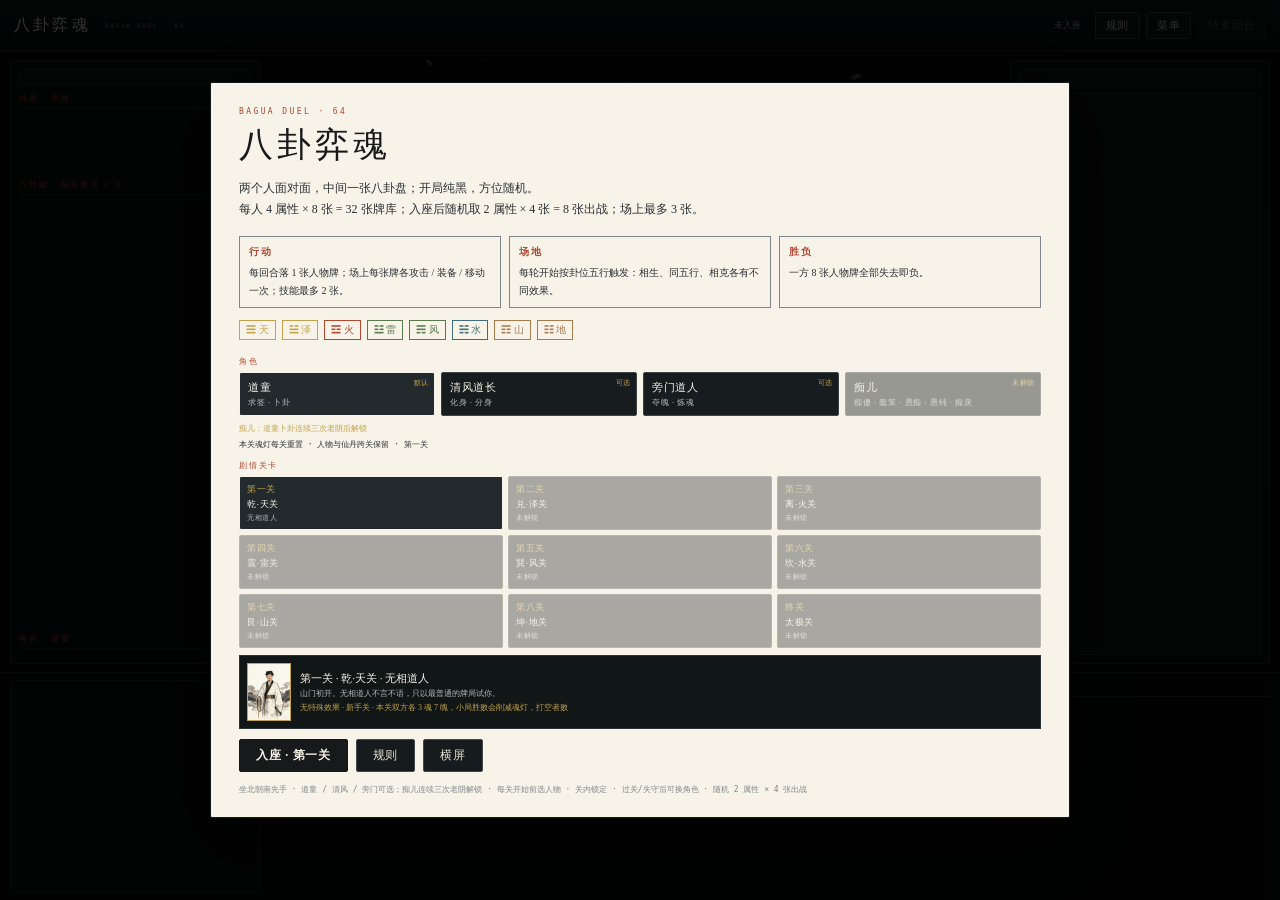
<file: index.html>
<!DOCTYPE html>
<html lang="zh-CN">
<head>
  <meta charset="UTF-8">
  <meta name="viewport" content="width=device-width, initial-scale=1.0">
  <title>八卦弈魂 · 64</title>
  <link rel="stylesheet" href="styles.css?v=20261023aq">
</head>
<body>
  <div id="app">
    <header class="topbar">
      <div class="brand">八卦弈魂 <span>BAGUA DUEL · 64</span></div>
      <div class="seatbar" id="seatbar"></div>
      <div class="status" id="status">未入座</div>
      <div class="topactions">
        <button id="btnRules">规则</button>
        <button id="btnPause" title="菜单 / 暂停">菜单</button>
        <button id="btnEnd" disabled>结束回合</button>
      </div>
    </header>

    <main class="stage">
      <aside class="side left">
        <div class="myinfo" id="myInfo"></div>
        <div class="panelhead">武器 · 手牌</div>
        <div class="weapons" id="weapons"></div>
        <div class="panelhead">八技能 · 每张整局 2 次</div>
        <div class="skills" id="skills"></div>
        <div class="panelhead">角色 · 道童</div>
        <div class="charskills" id="charSkills"></div>
      </aside>

      <section class="arena">
        <canvas id="fx" aria-hidden="true"></canvas>
        <div class="opppublic" id="oppPublic"></div>
        <div class="boardwrap">
          <div class="dili">地利</div>
          <div class="board" id="board"></div>
        </div>
        <div class="figure me" id="myFigure"></div>
        <div class="prompt" id="prompt"></div>
      </section>

      <aside class="side right">
        <div class="season" id="season"></div>
        <div class="historyPanel"><div class="history" id="history"></div></div>
      </aside>
    </main>

    <footer class="dock">
      <div class="previewPanel" id="previewPanel"></div>
      <div class="handwrap">
        <div class="handhead" id="handHead"></div>
        <div class="hand" id="hand"></div>
      </div>
    </footer>

    <div class="screens" id="screens"></div>
    <div class="combobanner" id="comboBanner"></div>
    <div class="termflash" id="termFlash"></div>
  </div>

  <script src="src/data.js?v=20261023aq"></script>
  <script src="src/meta.js?v=20261023aq"></script>
  <script src="src/blessings.js?v=20261023aq"></script>
  <script src="src/campaign.js?v=20261023aq"></script>
  <script src="src/engine.js?v=20261023aq"></script>
  <script src="src/ai.js?v=20261023aq"></script>
  <script src="src/ui.js?v=20261023aq"></script>
</body>
</html>
</file>
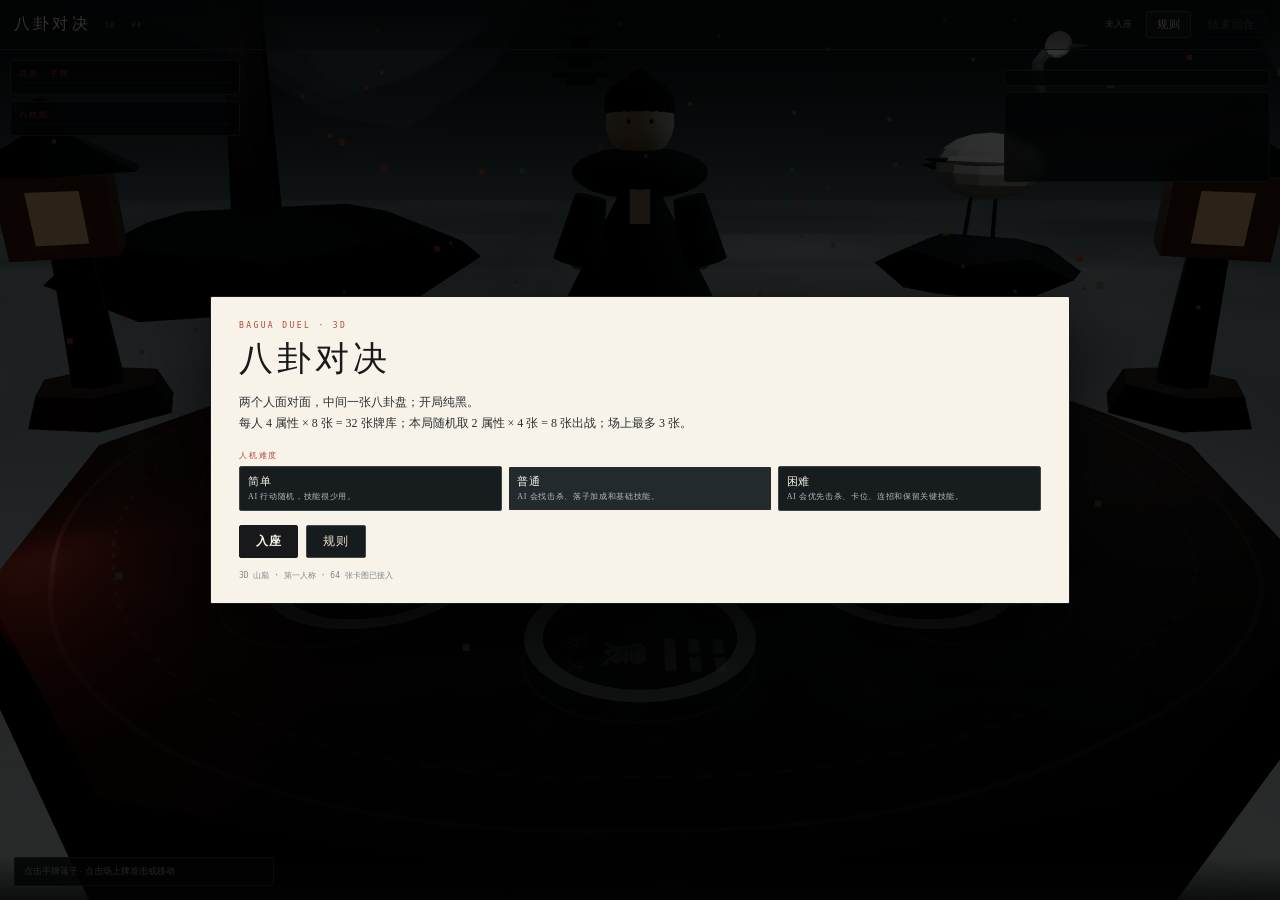
<file: 3d.html>
<!DOCTYPE html>
<html lang="zh-CN">
<head>
  <meta charset="UTF-8">
  <meta name="viewport" content="width=device-width, initial-scale=1.0, viewport-fit=cover">
  <title>八卦对决 · 3D</title>
  <link rel="stylesheet" href="styles.css">
  <link rel="stylesheet" href="three.css">
</head>
<body class="threebody">
  <canvas id="scene" aria-label="3D 八卦牌桌"></canvas>

  <div id="hud" class="hud">
    <header class="hudtop">
      <div class="hudbrand">八卦对决 <span>3D · 64</span></div>
      <div class="hudstatus" id="status">未入座</div>
      <div class="hudactions">
        <button id="btnRules">规则</button>
        <button id="btnEnd" disabled>结束回合</button>
      </div>
    </header>

    <aside class="hudleft">
      <div class="hudbox">
        <div class="hudlabel">武器 · 手牌</div>
        <div id="weapons" class="hudweapons"></div>
      </div>
      <div class="hudbox">
        <div class="hudlabel">八技能</div>
        <div id="skills" class="hudskills"></div>
      </div>
    </aside>

    <aside class="hudright">
      <div class="hudbox fieldguide" id="fieldGuide"></div>
      <div class="hudbox hudlog" id="log"></div>
    </aside>

    <div class="hudbottom">
      <div class="hudpreview" id="preview">
        <div class="hudhint">点击手牌落子 · 点击场上牌攻击或移动</div>
      </div>
      <div class="hudprompt" id="prompt"></div>
    </div>
  </div>

  <div class="screens" id="screens"></div>
  <div class="termflash" id="termFlash"></div>

  <script src="src/data.js"></script>
  <script src="src/engine.js"></script>
  <script src="src/ai.js"></script>
  <script type="module" src="src/three3d.js"></script>
</body>
</html>
</file>
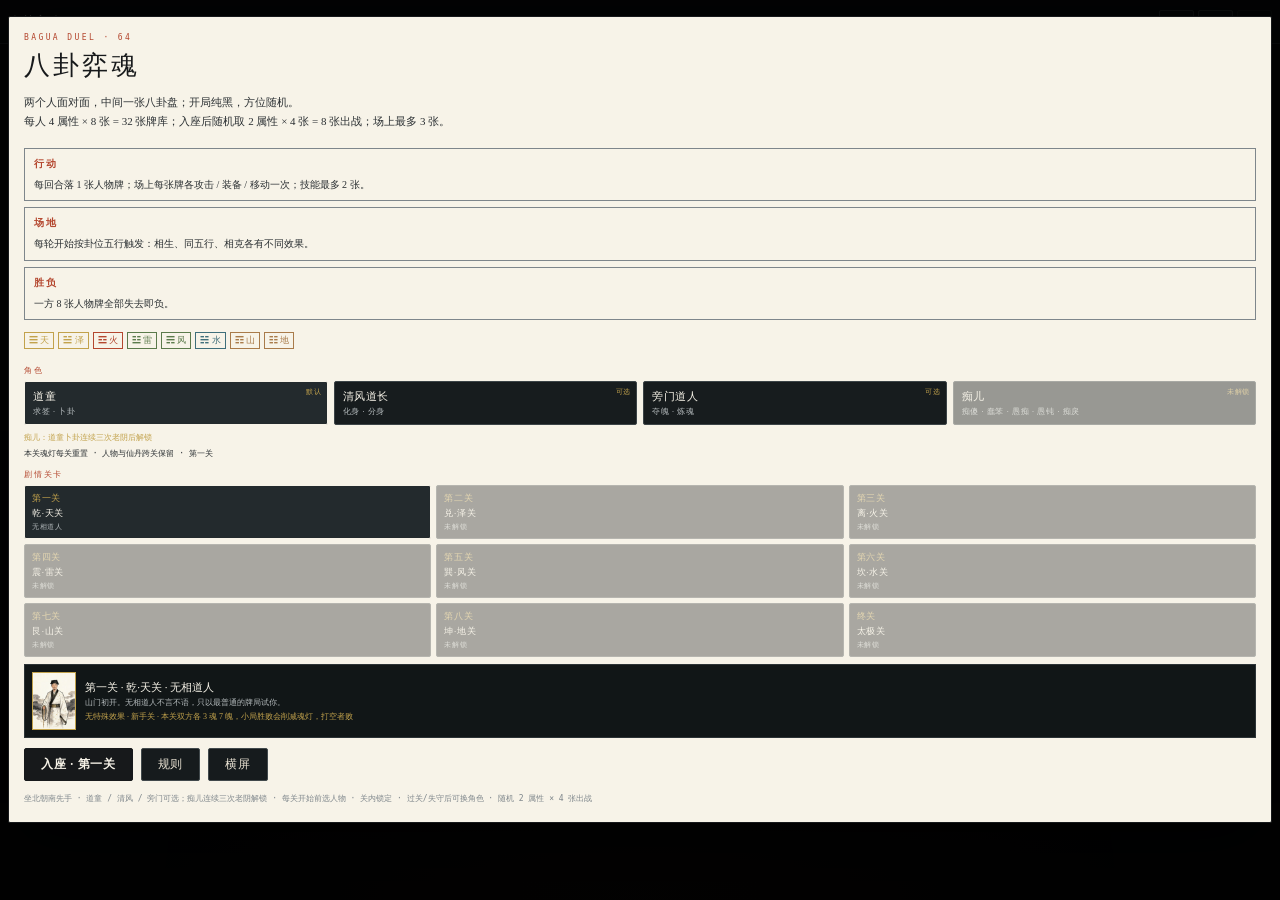
<file: mobile.html>
<!DOCTYPE html>
<html lang="zh-CN">
<head>
  <meta charset="UTF-8">
  <meta name="viewport" content="width=device-width, initial-scale=1.0, maximum-scale=1.0, viewport-fit=cover">
  <title>八卦弈魂 · 手机</title>
  <link rel="stylesheet" href="styles.css?v=20261023aq">
  <link rel="stylesheet" href="mobile.css?v=20261023aq">
</head>
<body>
  <div id="app" class="mobile">
    <header class="topbar">
      <div class="brand">八卦弈魂 <span>BAGUA DUEL</span></div>
      <div class="seatbar" id="seatbar"></div>
      <div class="status" id="status">未入座</div>
      <div class="topactions"><button id="btnRules">规则</button><button id="btnPause" title="菜单 / 暂停">菜单</button>
        <button id="btnEnd" disabled>结束</button></div>
    </header>

    <main class="stage">
      <section class="arena">
        <canvas id="fx" aria-hidden="true"></canvas>
        <div class="opppublic" id="oppPublic"></div>
        <div class="boardwrap">
          <div class="dili">地利</div>
          <div class="board" id="board"></div>
        </div>
        <div class="figure me" id="myFigure"></div>
        <div class="prompt" id="prompt"></div>
      </section>

      <section class="mbody">
        <div class="previewPanel" id="previewPanel"></div>
        <div class="mpanel charPanel"><div class="panelhead">角色 · 道童</div><div class="charskills" id="charSkills"></div></div>
        <div class="handwrap">
          <div class="handhead" id="handHead"></div>
          <div class="hand" id="hand"></div>
        </div>
        <div class="mpanel"><div class="panelhead">武器 · 手牌</div><div class="weapons" id="weapons"></div></div>
        <div class="mpanel"><div class="panelhead">八技能 · 每张整局 2 次</div><div class="skills" id="skills"></div></div>
        <div class="myinfo" id="myInfo"></div>
        <div class="season" id="season"></div>
        <div class="mpanel historyPanel"><div class="history" id="history"></div></div>
      </section>
    </main>

    <div class="screens" id="screens"></div>
    <div class="combobanner" id="comboBanner"></div>
    <div class="termflash" id="termFlash"></div>
  </div>

  <script src="src/data.js?v=20261023aq"></script>
  <script src="src/meta.js?v=20261023aq"></script>
  <script src="src/blessings.js?v=20261023aq"></script>
  <script src="src/campaign.js?v=20261023aq"></script>
  <script src="src/engine.js?v=20261023aq"></script>
  <script src="src/ai.js?v=20261023aq"></script>
  <script src="src/ui.js?v=20261023aq"></script>
</body>
</html>
</file>
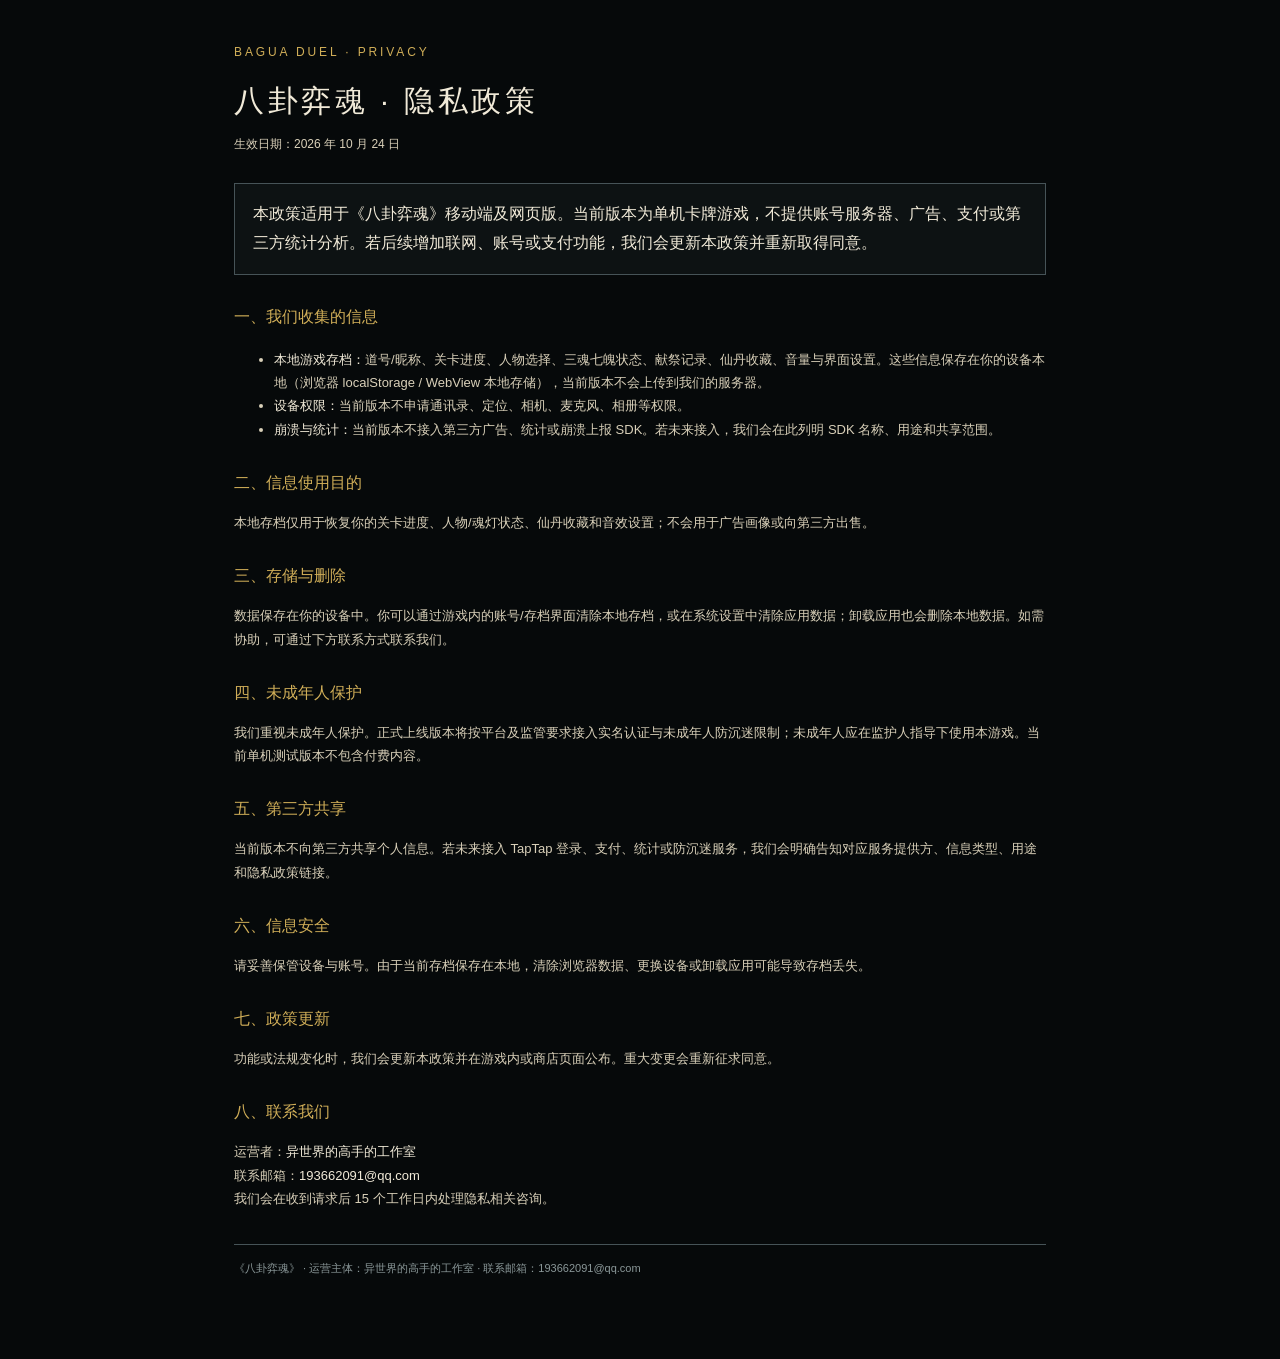
<file: privacy.html>
<!DOCTYPE html>
<html lang="zh-CN">
<head>
<meta charset="UTF-8">
<meta name="viewport" content="width=device-width, initial-scale=1.0">
<title>八卦弈魂 · 隐私政策</title>
<style>
  :root { --ink:#0b1011; --paper:#f1ead8; --paper2:#d9d0b9; --gold:#d0ae58; --stone:#465357; }
  * { box-sizing: border-box; }
  body { margin:0; background:#06090a; color:var(--paper); font-family:"PingFang SC","Songti SC",sans-serif; line-height:1.8; }
  main { max-width:860px; margin:0 auto; padding:42px 24px 80px; }
  .brand { color:var(--gold); font-size:12px; letter-spacing:.24em; }
  h1 { margin:10px 0 6px; font-size:30px; letter-spacing:.12em; font-weight:500; }
  .date { color:var(--paper2); font-size:12px; margin-bottom:28px; }
  h2 { color:var(--gold); font-size:16px; margin:28px 0 8px; font-weight:500; }
  p, li { color:var(--paper2); font-size:13px; }
  strong { color:var(--paper); font-weight:500; }
  .box { border:1px solid var(--stone); background:#0d1213; padding:16px 18px; margin:16px 0; }
  a { color:var(--gold); }
  footer { margin-top:34px; padding-top:14px; border-top:1px solid var(--stone); color:#8b9899; font-size:11px; }
</style>
</head>
<body>
<main>
  <div class="brand">BAGUA DUEL · PRIVACY</div>
  <h1>八卦弈魂 · 隐私政策</h1>
  <div class="date">生效日期：2026 年 10 月 24 日</div>

  <div class="box">
    本政策适用于《八卦弈魂》移动端及网页版。当前版本为单机卡牌游戏，不提供账号服务器、广告、支付或第三方统计分析。若后续增加联网、账号或支付功能，我们会更新本政策并重新取得同意。
  </div>

  <h2>一、我们收集的信息</h2>
  <ul>
    <li><strong>本地游戏存档：</strong>道号/昵称、关卡进度、人物选择、三魂七魄状态、献祭记录、仙丹收藏、音量与界面设置。这些信息保存在你的设备本地（浏览器 localStorage / WebView 本地存储），当前版本不会上传到我们的服务器。</li>
    <li><strong>设备权限：</strong>当前版本不申请通讯录、定位、相机、麦克风、相册等权限。</li>
    <li><strong>崩溃与统计：</strong>当前版本不接入第三方广告、统计或崩溃上报 SDK。若未来接入，我们会在此列明 SDK 名称、用途和共享范围。</li>
  </ul>

  <h2>二、信息使用目的</h2>
  <p>本地存档仅用于恢复你的关卡进度、人物/魂灯状态、仙丹收藏和音效设置；不会用于广告画像或向第三方出售。</p>

  <h2>三、存储与删除</h2>
  <p>数据保存在你的设备中。你可以通过游戏内的账号/存档界面清除本地存档，或在系统设置中清除应用数据；卸载应用也会删除本地数据。如需协助，可通过下方联系方式联系我们。</p>

  <h2>四、未成年人保护</h2>
  <p>我们重视未成年人保护。正式上线版本将按平台及监管要求接入实名认证与未成年人防沉迷限制；未成年人应在监护人指导下使用本游戏。当前单机测试版本不包含付费内容。</p>

  <h2>五、第三方共享</h2>
  <p>当前版本不向第三方共享个人信息。若未来接入 TapTap 登录、支付、统计或防沉迷服务，我们会明确告知对应服务提供方、信息类型、用途和隐私政策链接。</p>

  <h2>六、信息安全</h2>
  <p>请妥善保管设备与账号。由于当前存档保存在本地，清除浏览器数据、更换设备或卸载应用可能导致存档丢失。</p>

  <h2>七、政策更新</h2>
  <p>功能或法规变化时，我们会更新本政策并在游戏内或商店页面公布。重大变更会重新征求同意。</p>

  <h2>八、联系我们</h2>
  <p>运营者：<strong>异世界的高手的工作室</strong><br>
  联系邮箱：<strong>193662091@qq.com</strong><br>
  我们会在收到请求后 15 个工作日内处理隐私相关咨询。</p>

  <footer>《八卦弈魂》 · 运营主体：异世界的高手的工作室 · 联系邮箱：193662091@qq.com</footer>
</main>
</body>
</html>
</file>
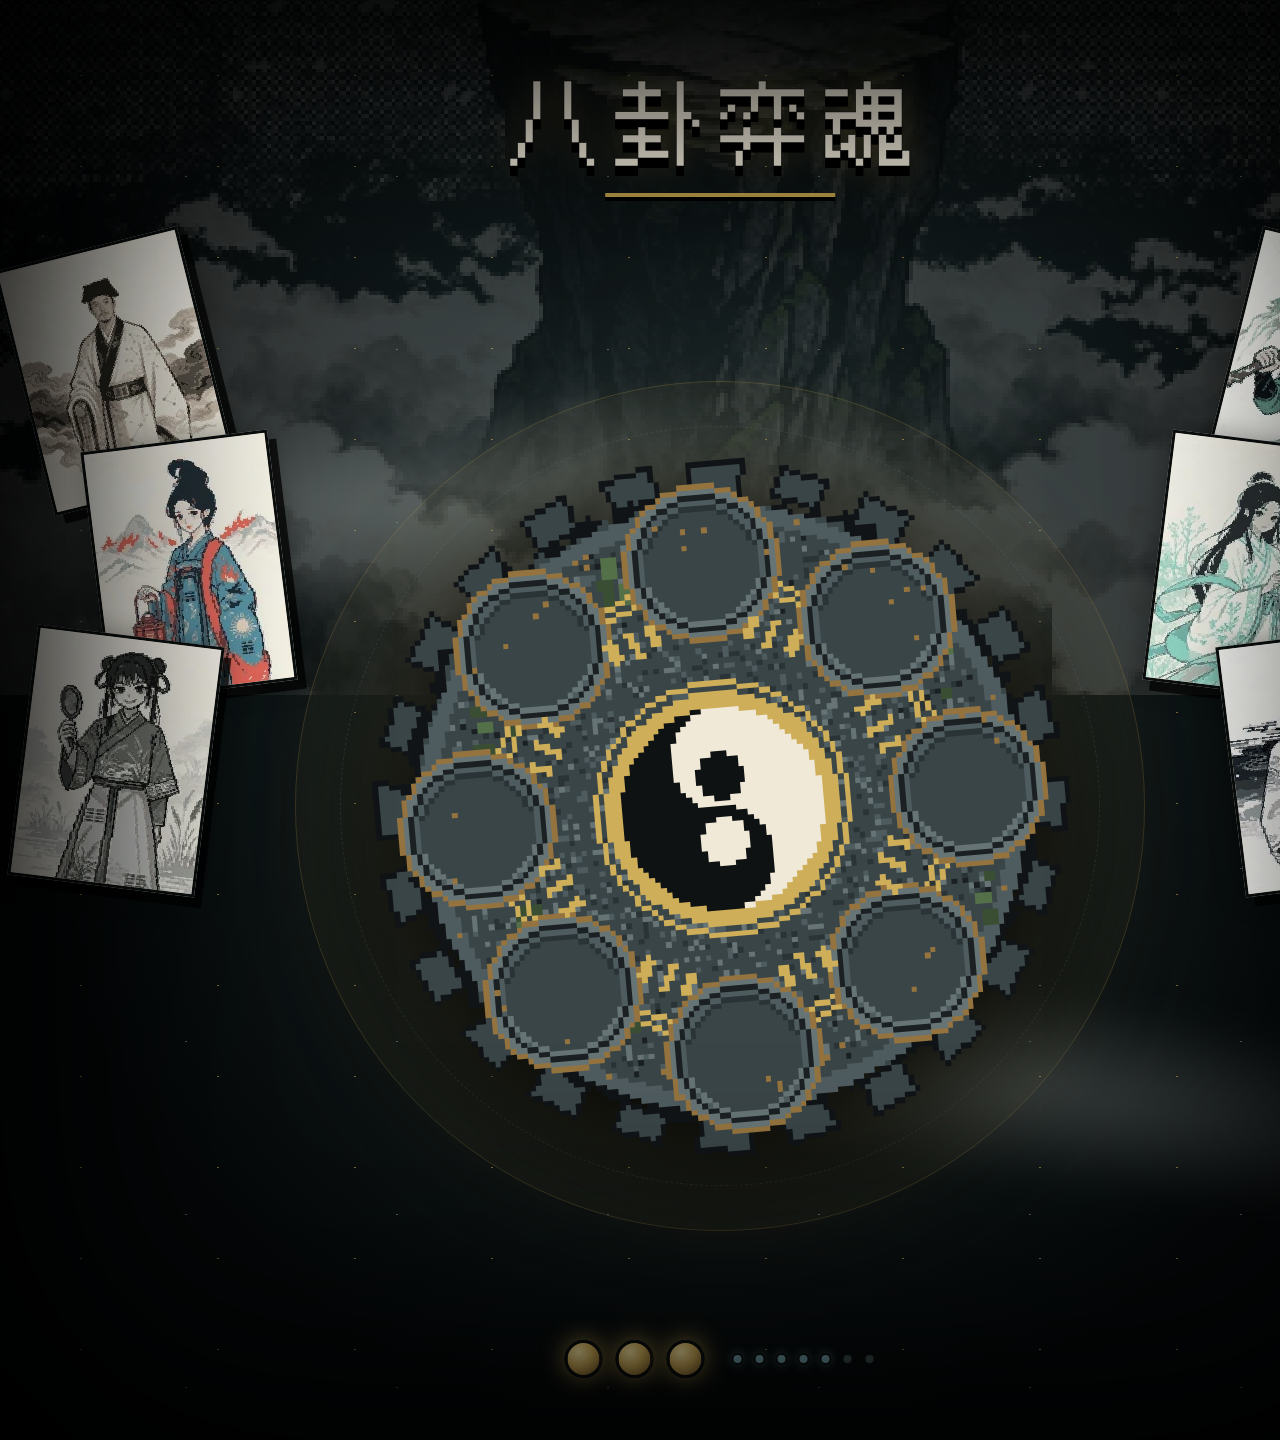
<file: store-art-square.html>
<!DOCTYPE html>
<html lang="zh-CN">
<head>
<meta charset="UTF-8">
<title>八卦弈魂 · 宣传图</title>
<style>
  @font-face { font-family:'FusionPixel'; src:url('assets/fonts/fusion-pixel-12px.woff2') format('woff2'); font-display:swap; }
  * { box-sizing:border-box; }
  html,body { margin:0; width:1920px; height:1080px; overflow:hidden; background:#050809; }
  body { font-family:'FusionPixel','PingFang SC',monospace; color:#f1ead8; }
  .stage { position:relative; width:1920px; height:1080px; overflow:hidden;
    background:
      radial-gradient(ellipse at 50% 42%, #334346 0%, #111a1b 34%, #050809 72%),
      repeating-linear-gradient(0deg,transparent 0 3px,rgba(255,255,255,.02) 3px 4px);
  }
  .bgmountain { position:absolute; left:50%; top:-4%; width:1900px; transform:translateX(-50%); opacity:.24; filter:contrast(1.25) brightness(.8); image-rendering:pixelated; }
  .cloud { position:absolute; width:1100px; height:200px; opacity:.22; filter:blur(18px); background:radial-gradient(ellipse at 50% 50%,#c8d2ce,transparent 68%); }
  .cloud.a { left:-160px; top:220px; transform:rotate(-7deg); }
  .cloud.b { right:-160px; bottom:120px; transform:rotate(8deg); }
  .stars { position:absolute; inset:0; opacity:.6;
    background-image:radial-gradient(#d0ae58 1px,transparent 1px),radial-gradient(#6f9ca3 1px,transparent 1px);
    background-size:137px 91px,211px 173px; background-position:12px 30px,80px 90px;
  }
  .board { position:absolute; width:760px; height:760px; left:50%; top:54%; transform:translate(-50%,-50%) rotate(-5deg);
    filter:drop-shadow(0 24px 55px rgba(0,0,0,.85)) drop-shadow(0 0 55px rgba(208,174,88,.22));
  }
  .board img { width:100%; height:100%; object-fit:contain; image-rendering:pixelated; }
  h1 { position:absolute; left:50%; top:68px; transform:translateX(-50%); margin:0; font-size:112px; font-weight:normal;
    letter-spacing:.14em; color:#fff9e8; white-space:nowrap; z-index:8;
    -webkit-text-stroke:.5px #08090a;
    text-shadow:0 5px 0 #000,0 10px 0 #000,0 0 36px rgba(208,174,88,.45);
  }
  h1:after { content:''; display:block; width:280px; height:4px; margin:16px auto 0; background:#c2a24c; box-shadow:0 4px 0 #000; }
  .card { position:absolute; width:220px; height:294px; border:3px solid #0a0e0f; background:#e8dfc8;
    box-shadow:8px 10px 0 rgba(0,0,0,.75), 0 0 28px rgba(0,0,0,.35); overflow:hidden; z-index:4;
  }
  .card img { width:100%; height:100%; object-fit:cover; image-rendering:pixelated; }
  .left-cards .card:nth-child(1) { left:85px; top:220px; transform:rotate(-14deg); }
  .left-cards .card:nth-child(2) { left:180px; top:390px; transform:rotate(-7deg); }
  .left-cards .card:nth-child(3) { left:80px; top:565px; transform:rotate(7deg); }
  .right-cards .card:nth-child(1) { right:85px; top:220px; transform:rotate(14deg); }
  .right-cards .card:nth-child(2) { right:180px; top:390px; transform:rotate(7deg); }
  .right-cards .card:nth-child(3) { right:80px; top:565px; transform:rotate(-7deg); }
  .glow { position:absolute; left:50%; top:54%; width:950px; height:950px; transform:translate(-50%,-50%); border-radius:50%;
    border:1px solid rgba(208,174,88,.22); box-shadow:0 0 80px rgba(208,174,88,.08) inset;
  }
  .glow:before { content:''; position:absolute; inset:44px; border-radius:50%; border:1px dashed rgba(111,156,163,.2); }
  .souls { position:absolute; left:50%; bottom:66px; transform:translateX(-50%); display:flex; gap:18px; align-items:center; z-index:7; }
  .orb { width:48px; height:48px; border-radius:50%; background:radial-gradient(circle at 35% 30%,#f8e6a4,#d0ae58 45%,#6e4e22 100%);
    border:3px solid #0b0e0f; box-shadow:0 0 24px rgba(208,174,88,.75); }
  .pips { display:flex; gap:10px; margin-left:14px; }
  .pips i { width:14px; height:14px; border-radius:50%; background:#6f9ca3; border:2px solid #0b0e0f; box-shadow:0 0 10px rgba(111,156,163,.5); }
  .pips i:nth-child(n+6) { background:#39484a; box-shadow:none; }
  .scene2 .card { width:260px; height:348px; }
  .scene2 .left-cards .card:nth-child(1) { left:90px; top:260px; }
  .scene2 .left-cards .card:nth-child(2) { left:210px; top:430px; }
  .scene2 .right-cards .card:nth-child(1) { right:90px; top:260px; }
  .scene2 .right-cards .card:nth-child(2) { right:210px; top:430px; }
  .scene2 .left-cards .card:nth-child(3), .scene2 .right-cards .card:nth-child(3) { display:none; }
  .scene2 .souls { transform:translateX(-50%) scale(1.5); transform-origin:center bottom; bottom:90px; }
  .scene3 .board { transform:translate(-50%,-50%) rotate(9deg) scale(1.05); }
  .scene3 .left-cards .card:nth-child(1) { left:55px; top:160px; transform:rotate(-18deg); }
  .scene3 .left-cards .card:nth-child(2) { left:140px; top:330px; transform:rotate(-10deg); }
  .scene3 .left-cards .card:nth-child(3) { left:45px; top:510px; transform:rotate(2deg); }
  .scene3 .right-cards .card:nth-child(1) { right:55px; top:160px; transform:rotate(18deg); }
  .scene3 .right-cards .card:nth-child(2) { right:140px; top:330px; transform:rotate(10deg); }
  .scene3 .right-cards .card:nth-child(3) { right:45px; top:510px; transform:rotate(-2deg); }
  .vignette { position:absolute; inset:0; z-index:10; box-shadow:inset 0 0 260px 90px #000; pointer-events:none; }

  html,body,.stage { width:1440px !important; height:1440px !important; }
  .bgmountain { width:1540px !important; top:-12% !important; opacity:.22 !important; }
  .board { width:700px !important; height:700px !important; top:56% !important; }
  h1 { font-size:92px !important; top:58px !important; }
  h1:after { width:230px !important; margin-top:12px !important; }
  .glow { width:850px !important; height:850px !important; top:56% !important; }
  .card { width:188px !important; height:252px !important; }
  .left-cards .card:nth-child(1) { left:22px !important; top:245px !important; }
  .left-cards .card:nth-child(2) { left:95px !important; top:440px !important; }
  .left-cards .card:nth-child(3) { left:22px !important; top:635px !important; }
  .right-cards .card:nth-child(1) { right:22px !important; top:245px !important; }
  .right-cards .card:nth-child(2) { right:95px !important; top:440px !important; }
  .right-cards .card:nth-child(3) { right:22px !important; top:635px !important; }
  .souls { bottom:62px !important; gap:13px !important; }
  .orb { width:38px !important; height:38px !important; }
  .pips i { width:12px !important; height:12px !important; }
  .cloud.a { top:400px !important; } .cloud.b { bottom:250px !important; }
</style>
</head>
<body>
<div class="stage scene" id="stage">
  <img class="bgmountain" src="assets/pixel/scene/mountain.png" alt="">
  <div class="cloud a"></div><div class="cloud b"></div><div class="stars"></div>
  <div class="glow"></div>
  <div class="board"><img src="assets/pixel/table.png" alt=""></div>
  <div class="left-cards">
    <div class="card"><img src="assets/art/cards-pixel/qian-fu.webp" alt=""></div>
    <div class="card"><img src="assets/art/cards-pixel/li-zhongnv.webp" alt=""></div>
    <div class="card"><img src="assets/art/cards-pixel/dui-shaonv.webp" alt=""></div>
  </div>
  <div class="right-cards">
    <div class="card"><img src="assets/art/cards-pixel/zhen-changnan.webp" alt=""></div>
    <div class="card"><img src="assets/art/cards-pixel/xun-changnv.webp" alt=""></div>
    <div class="card"><img src="assets/art/cards-pixel/kan-zhongnan.webp" alt=""></div>
  </div>
  <h1>八卦弈魂</h1>
  <div class="souls"><i class="orb"></i><i class="orb"></i><i class="orb"></i><span class="pips"><i></i><i></i><i></i><i></i><i></i><i></i><i></i></span></div>
  <div class="vignette"></div>
</div>
<script>
  const scene=Number(new URLSearchParams(location.search).get('scene')||1);
  if(scene===2) document.getElementById('stage').classList.add('scene2');
  if(scene===3) document.getElementById('stage').classList.add('scene3');
</script>
</body>
</html>
</file>
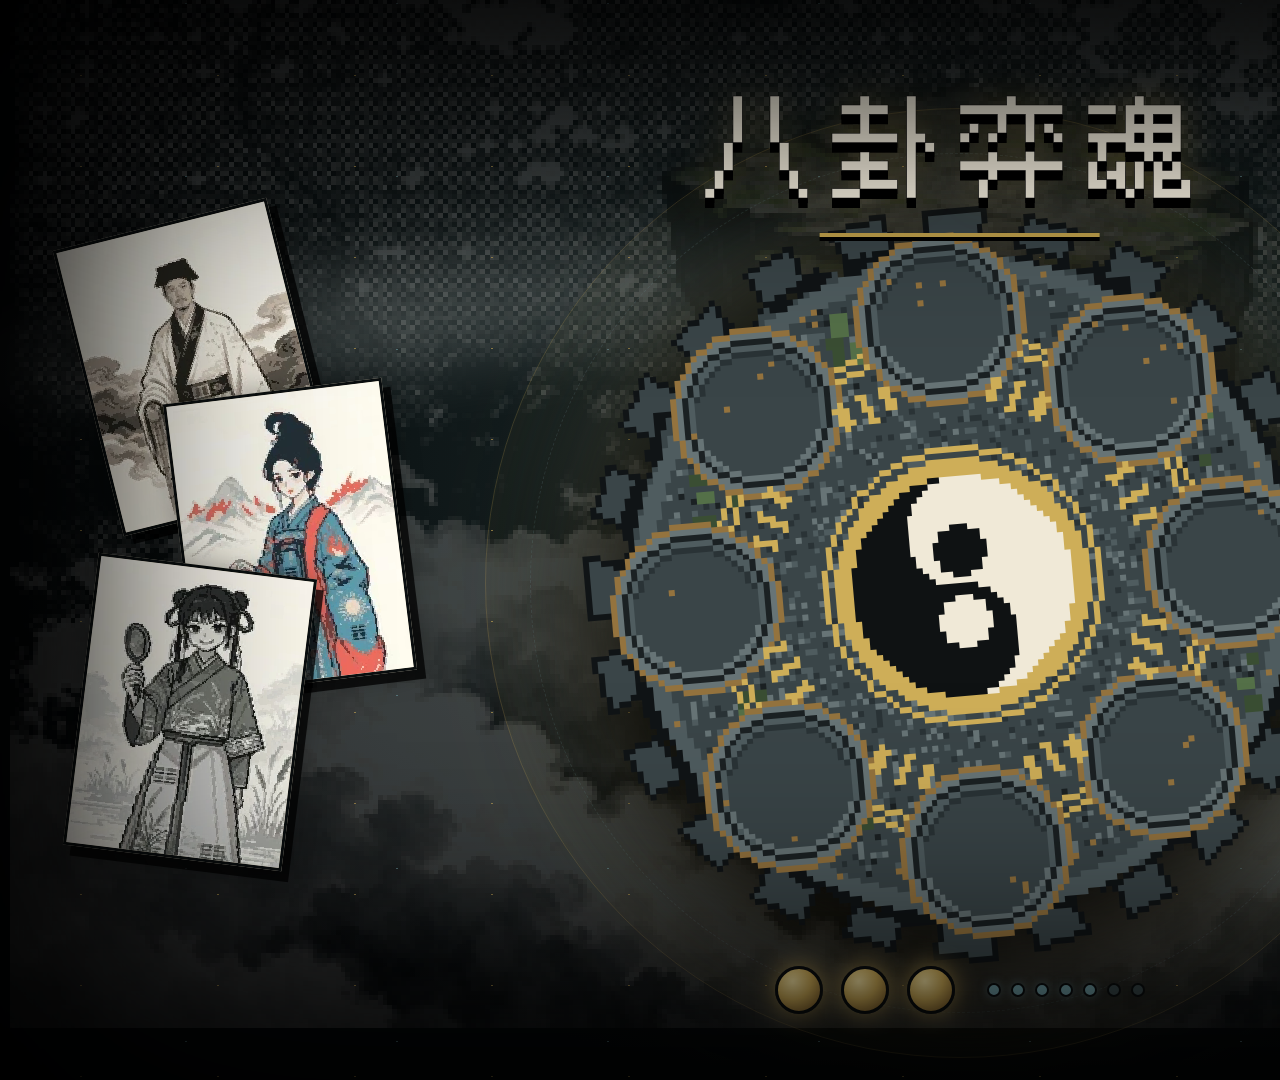
<file: store-art.html>
<!DOCTYPE html>
<html lang="zh-CN">
<head>
<meta charset="UTF-8">
<title>八卦弈魂 · 宣传图</title>
<style>
  @font-face { font-family:'FusionPixel'; src:url('assets/fonts/fusion-pixel-12px.woff2') format('woff2'); font-display:swap; }
  * { box-sizing:border-box; }
  html,body { margin:0; width:1920px; height:1080px; overflow:hidden; background:#050809; }
  body { font-family:'FusionPixel','PingFang SC',monospace; color:#f1ead8; }
  .stage { position:relative; width:1920px; height:1080px; overflow:hidden;
    background:
      radial-gradient(ellipse at 50% 42%, #334346 0%, #111a1b 34%, #050809 72%),
      repeating-linear-gradient(0deg,transparent 0 3px,rgba(255,255,255,.02) 3px 4px);
  }
  .bgmountain { position:absolute; left:50%; top:-4%; width:1900px; transform:translateX(-50%); opacity:.24; filter:contrast(1.25) brightness(.8); image-rendering:pixelated; }
  .cloud { position:absolute; width:1100px; height:200px; opacity:.22; filter:blur(18px); background:radial-gradient(ellipse at 50% 50%,#c8d2ce,transparent 68%); }
  .cloud.a { left:-160px; top:220px; transform:rotate(-7deg); }
  .cloud.b { right:-160px; bottom:120px; transform:rotate(8deg); }
  .stars { position:absolute; inset:0; opacity:.6;
    background-image:radial-gradient(#d0ae58 1px,transparent 1px),radial-gradient(#6f9ca3 1px,transparent 1px);
    background-size:137px 91px,211px 173px; background-position:12px 30px,80px 90px;
  }
  .board { position:absolute; width:760px; height:760px; left:50%; top:54%; transform:translate(-50%,-50%) rotate(-5deg);
    filter:drop-shadow(0 24px 55px rgba(0,0,0,.85)) drop-shadow(0 0 55px rgba(208,174,88,.22));
  }
  .board img { width:100%; height:100%; object-fit:contain; image-rendering:pixelated; }
  h1 { position:absolute; left:50%; top:68px; transform:translateX(-50%); margin:0; font-size:112px; font-weight:normal;
    letter-spacing:.14em; color:#fff9e8; white-space:nowrap; z-index:8;
    -webkit-text-stroke:.5px #08090a;
    text-shadow:0 5px 0 #000,0 10px 0 #000,0 0 36px rgba(208,174,88,.45);
  }
  h1:after { content:''; display:block; width:280px; height:4px; margin:16px auto 0; background:#c2a24c; box-shadow:0 4px 0 #000; }
  .card { position:absolute; width:220px; height:294px; border:3px solid #0a0e0f; background:#e8dfc8;
    box-shadow:8px 10px 0 rgba(0,0,0,.75), 0 0 28px rgba(0,0,0,.35); overflow:hidden; z-index:4;
  }
  .card img { width:100%; height:100%; object-fit:cover; image-rendering:pixelated; }
  .left-cards .card:nth-child(1) { left:85px; top:220px; transform:rotate(-14deg); }
  .left-cards .card:nth-child(2) { left:180px; top:390px; transform:rotate(-7deg); }
  .left-cards .card:nth-child(3) { left:80px; top:565px; transform:rotate(7deg); }
  .right-cards .card:nth-child(1) { right:85px; top:220px; transform:rotate(14deg); }
  .right-cards .card:nth-child(2) { right:180px; top:390px; transform:rotate(7deg); }
  .right-cards .card:nth-child(3) { right:80px; top:565px; transform:rotate(-7deg); }
  .glow { position:absolute; left:50%; top:54%; width:950px; height:950px; transform:translate(-50%,-50%); border-radius:50%;
    border:1px solid rgba(208,174,88,.22); box-shadow:0 0 80px rgba(208,174,88,.08) inset;
  }
  .glow:before { content:''; position:absolute; inset:44px; border-radius:50%; border:1px dashed rgba(111,156,163,.2); }
  .souls { position:absolute; left:50%; bottom:66px; transform:translateX(-50%); display:flex; gap:18px; align-items:center; z-index:7; }
  .orb { width:48px; height:48px; border-radius:50%; background:radial-gradient(circle at 35% 30%,#f8e6a4,#d0ae58 45%,#6e4e22 100%);
    border:3px solid #0b0e0f; box-shadow:0 0 24px rgba(208,174,88,.75); }
  .pips { display:flex; gap:10px; margin-left:14px; }
  .pips i { width:14px; height:14px; border-radius:50%; background:#6f9ca3; border:2px solid #0b0e0f; box-shadow:0 0 10px rgba(111,156,163,.5); }
  .pips i:nth-child(n+6) { background:#39484a; box-shadow:none; }
  .scene2 .card { width:260px; height:348px; }
  .scene2 .left-cards .card:nth-child(1) { left:90px; top:260px; }
  .scene2 .left-cards .card:nth-child(2) { left:210px; top:430px; }
  .scene2 .right-cards .card:nth-child(1) { right:90px; top:260px; }
  .scene2 .right-cards .card:nth-child(2) { right:210px; top:430px; }
  .scene2 .left-cards .card:nth-child(3), .scene2 .right-cards .card:nth-child(3) { display:none; }
  .scene2 .souls { transform:translateX(-50%) scale(1.5); transform-origin:center bottom; bottom:90px; }
  .scene3 .board { transform:translate(-50%,-50%) rotate(9deg) scale(1.05); }
  .scene3 .left-cards .card:nth-child(1) { left:55px; top:160px; transform:rotate(-18deg); }
  .scene3 .left-cards .card:nth-child(2) { left:140px; top:330px; transform:rotate(-10deg); }
  .scene3 .left-cards .card:nth-child(3) { left:45px; top:510px; transform:rotate(2deg); }
  .scene3 .right-cards .card:nth-child(1) { right:55px; top:160px; transform:rotate(18deg); }
  .scene3 .right-cards .card:nth-child(2) { right:140px; top:330px; transform:rotate(10deg); }
  .scene3 .right-cards .card:nth-child(3) { right:45px; top:510px; transform:rotate(-2deg); }
  .vignette { position:absolute; inset:0; z-index:10; box-shadow:inset 0 0 260px 90px #000; pointer-events:none; }
</style>
</head>
<body>
<div class="stage scene" id="stage">
  <img class="bgmountain" src="assets/pixel/scene/mountain.png" alt="">
  <div class="cloud a"></div><div class="cloud b"></div><div class="stars"></div>
  <div class="glow"></div>
  <div class="board"><img src="assets/pixel/table.png" alt=""></div>
  <div class="left-cards">
    <div class="card"><img src="assets/art/cards-pixel/qian-fu.webp" alt=""></div>
    <div class="card"><img src="assets/art/cards-pixel/li-zhongnv.webp" alt=""></div>
    <div class="card"><img src="assets/art/cards-pixel/dui-shaonv.webp" alt=""></div>
  </div>
  <div class="right-cards">
    <div class="card"><img src="assets/art/cards-pixel/zhen-changnan.webp" alt=""></div>
    <div class="card"><img src="assets/art/cards-pixel/xun-changnv.webp" alt=""></div>
    <div class="card"><img src="assets/art/cards-pixel/kan-zhongnan.webp" alt=""></div>
  </div>
  <h1>八卦弈魂</h1>
  <div class="souls"><i class="orb"></i><i class="orb"></i><i class="orb"></i><span class="pips"><i></i><i></i><i></i><i></i><i></i><i></i><i></i></span></div>
  <div class="vignette"></div>
</div>
<script>
  const scene=Number(new URLSearchParams(location.search).get('scene')||1);
  if(scene===2) document.getElementById('stage').classList.add('scene2');
  if(scene===3) document.getElementById('stage').classList.add('scene3');
</script>
</body>
</html>
</file>
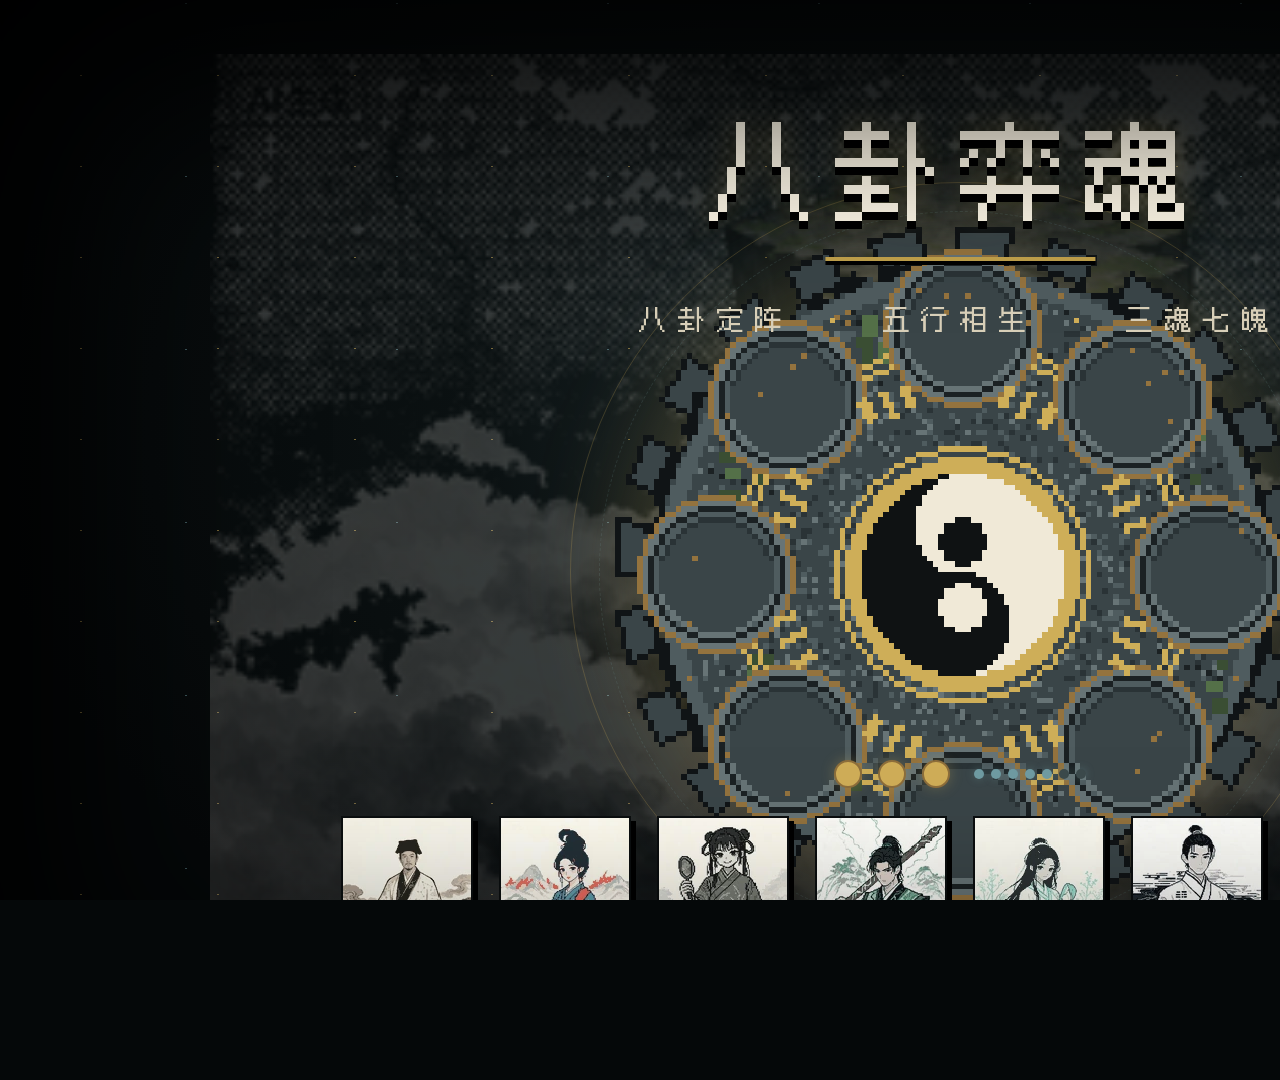
<file: vibe.html>
<!DOCTYPE html>
<html lang="zh-CN">
<head>
<meta charset="UTF-8">
<meta name="viewport" content="width=device-width,initial-scale=1">
<title>八卦弈魂 · 动画预告</title>
<style>
  @font-face { font-family:'FusionPixel'; src:url('assets/fonts/fusion-pixel-12px.woff2') format('woff2'); font-display:swap; }
  * { box-sizing:border-box; }
  html,body { margin:0; width:100%; height:100%; overflow:hidden; background:#050809; }
  body { font-family:'FusionPixel','PingFang SC',monospace; color:#f1ead8; }
  .stage { position:relative; width:1920px; height:1080px; overflow:hidden;
    background:
      radial-gradient(ellipse at 50% 40%, #223033 0%, #0b1112 35%, #050809 72%),
      repeating-linear-gradient(0deg,transparent 0 3px,rgba(255,255,255,.018) 3px 4px);
  }
  .stars { position:absolute; inset:0; opacity:.55;
    background-image:radial-gradient(#d0ae58 1px,transparent 1px),radial-gradient(#6f9ca3 1px,transparent 1px);
    background-size:137px 91px,211px 173px; background-position:12px 30px,80px 90px;
    animation:drift 18s linear infinite;
  }
  .mountain { position:absolute; left:50%; top:5%; width:1500px; transform:translateX(-50%); opacity:.18; filter:contrast(1.15); }
  .vignette { position:absolute; inset:0; box-shadow:inset 0 0 220px 70px #000; pointer-events:none; }
  .board { position:absolute; left:50%; top:53%; width:700px; height:700px; transform:translate(-50%,-50%);
    animation:boardIn 2.4s cubic-bezier(.16,.8,.2,1) both, boardFloat 8s 2.4s ease-in-out infinite;
    filter:drop-shadow(0 0 45px rgba(208,174,88,.22));
  }
  .board img { width:100%; height:100%; object-fit:contain; image-rendering:pixelated; }
  .ring { position:absolute; left:50%; top:53%; width:780px; height:780px; transform:translate(-50%,-50%); border-radius:50%;
    border:1px solid rgba(208,174,88,.22); animation:ringPulse 3s 2.4s ease-in-out infinite;
  }
  .ring:before { content:''; position:absolute; inset:28px; border-radius:50%; border:1px dashed rgba(111,156,163,.18); }
  h1 { position:absolute; top:95px; left:50%; transform:translateX(-50%); margin:0; font-size:108px; font-weight:normal;
    letter-spacing:.16em; color:#fff9e8; white-space:nowrap;
    text-shadow:0 4px 0 #000,0 8px 0 #000,0 0 28px rgba(208,174,88,.35);
    animation:titleIn 1.8s steps(12,end) both;
  }
  h1:after { content:''; display:block; width:270px; height:4px; margin:18px auto 0; background:#c2a24c;
    box-shadow:0 4px 0 #000; animation:lineIn 1.4s 1.2s both; }
  .tagline { position:absolute; top:300px; left:50%; transform:translateX(-50%); font-size:28px; letter-spacing:.38em;
    color:#d9d0b9; white-space:nowrap; opacity:0; animation:fadeUp 1.4s 2.3s both; }
  .tagline b { color:#d0ae58; font-weight:normal; }
  .cards { position:absolute; left:50%; bottom:86px; transform:translateX(-50%); display:flex; gap:26px; align-items:flex-end; }
  .card { width:132px; height:178px; background:#e8dfc8; border:2px solid #0b0e0f; box-shadow:5px 5px 0 #000;
    transform-origin:50% 100%; opacity:0; animation:cardIn 1.2s cubic-bezier(.14,.75,.2,1) both; animation-delay:calc(1.6s + var(--i)*.12s);
  }
  .card img { width:100%; height:100%; object-fit:cover; image-rendering:pixelated; }
  .card:nth-child(odd) { transform:rotate(-4deg); }
  .card:nth-child(even) { transform:rotate(4deg); }
  .souls { position:absolute; left:50%; bottom:292px; transform:translateX(-50%); display:flex; align-items:center; gap:16px;
    opacity:0; animation:fadeUp 1s 2.7s both;
  }
  .soul { width:28px; height:28px; border-radius:50%; border:2px solid #8d6e3b; background:#171c1e; box-shadow:0 0 14px rgba(208,174,88,.3); }
  .soul.lit { background:#d0ae58; animation:soulPulse 2s ease-in-out infinite; }
  .pips { display:flex; gap:7px; margin-left:8px; }
  .pips i { width:10px; height:10px; border-radius:50%; background:#6f9ca3; box-shadow:0 0 8px rgba(111,156,163,.4); }
  .pips i:nth-child(n+6) { background:#3c4a4c; }
  .caption { position:absolute; right:58px; bottom:48px; color:#6f9ca3; font-size:16px; letter-spacing:.2em; animation:fadeUp 1s 3.1s both; }
  .caption b { color:#d0ae58; font-weight:normal; }
  @keyframes boardIn { from { opacity:0; transform:translate(-50%,-50%) rotate(-24deg) scale(.55); } to { opacity:1; transform:translate(-50%,-50%) rotate(0) scale(1); } }
  @keyframes boardFloat { 0%,100% { filter:drop-shadow(0 0 45px rgba(208,174,88,.22)); } 50% { filter:drop-shadow(0 0 75px rgba(208,174,88,.38)); } }
  @keyframes ringPulse { 0%,100% { opacity:.35; transform:translate(-50%,-50%) scale(.98); } 50% { opacity:.8; transform:translate(-50%,-50%) scale(1.02); } }
  @keyframes titleIn { 0% { opacity:0; letter-spacing:.5em; filter:blur(8px); } 60% { opacity:1; filter:blur(0); } 100% { opacity:1; letter-spacing:.16em; } }
  @keyframes lineIn { from { width:0; opacity:0; } to { width:270px; opacity:1; } }
  @keyframes fadeUp { from { opacity:0; transform:translate(-50%,14px); } to { opacity:1; transform:translate(-50%,0); } }
  @keyframes cardIn { from { opacity:0; transform:translateY(50px) rotate(-12deg) scale(.8); } to { opacity:1; transform:translateY(0) rotate(0) scale(1); } }
  @keyframes soulPulse { 0%,100% { box-shadow:0 0 12px rgba(208,174,88,.45); } 50% { box-shadow:0 0 30px rgba(208,174,88,.95); } }
  @keyframes drift { to { background-position:149px 121px,291px 263px; } }
</style>
</head>
<body>
<div class="stage">
  <div class="stars"></div>
  <img class="mountain" src="assets/pixel/scene/mountain.png" alt="">
  <div class="ring"></div>
  <div class="board"><img src="assets/pixel/table.png" alt=""></div>
  <h1>八卦弈魂</h1>
  <div class="tagline">八卦定阵 <b>·</b> 五行相生 <b>·</b> 三魂七魄</div>
  <div class="souls"><span class="soul lit"></span><span class="soul lit"></span><span class="soul lit"></span><span class="pips"><i></i><i></i><i></i><i></i><i></i><i></i><i></i></span></div>
  <div class="cards">
    <div class="card" style="--i:0"><img src="assets/art/cards-pixel/qian-fu.webp" alt=""></div>
    <div class="card" style="--i:1"><img src="assets/art/cards-pixel/li-zhongnv.webp" alt=""></div>
    <div class="card" style="--i:2"><img src="assets/art/cards-pixel/dui-shaonv.webp" alt=""></div>
    <div class="card" style="--i:3"><img src="assets/art/cards-pixel/zhen-changnan.webp" alt=""></div>
    <div class="card" style="--i:4"><img src="assets/art/cards-pixel/xun-changnv.webp" alt=""></div>
    <div class="card" style="--i:5"><img src="assets/art/cards-pixel/kan-zhongnan.webp" alt=""></div>
    <div class="card" style="--i:6"><img src="assets/art/cards-pixel/gen-shaonan.webp" alt=""></div>
    <div class="card" style="--i:7"><img src="assets/art/cards-pixel/kun-mu.webp" alt=""></div>
  </div>
  <div class="caption"><b>64</b> 张人物牌 · <b>9</b> 关剧情 · 竖屏像素卡牌</div>
  <div class="vignette"></div>
</div>
</body>
</html>
</file>
<file: styles.css>
:root {
  --paper0: #F7F3E8;
  --paper1: #EAE3D3;
  --paper2: #D5CBB4;
  --paper3: #B5A88E;
  --ink0: #17191B;
  --ink1: #2B3033;
  --ink2: #4B5257;
  --ink3: #7E868B;
  --ink4: #B6BCBE;
  --metal: #C2A24C;
  --wood: #5B7A4B;
  --water: #3F6E7A;
  --fire: #B4472F;
  --earth: #A97B4A;
  --serif: "Iowan Old Style", "Palatino Linotype", "Songti SC", "STSong", Georgia, serif;
  --mono: "SF Mono", ui-monospace, Menlo, Consolas, monospace;
  --season: #5B7A4B;
  --bg: #070809;
  --panel: #0E1113;
  --panel2: #121618;
  --line: #2C3336;
  --text: #E8E1D2;
  --dim: #8C9497;
}
* { box-sizing: border-box; }
html, body { margin: 0; padding: 0; height: 100%; background: var(--bg); color: var(--text); font-family: var(--serif); overflow: hidden; }
body::before {
  content: ''; position: fixed; inset: 0; pointer-events: none; z-index: 0;
  background:
    radial-gradient(ellipse at 50% 44%, rgba(194,162,76,.05), transparent 55%),
    radial-gradient(ellipse at 50% 110%, rgba(180,71,47,.06), transparent 55%);
}
button { font-family: var(--serif); font-size: 11px; letter-spacing: .06em; color: var(--text); background: #161B1D; border: 1px solid #41494C; border-radius: 2px; padding: 5px 10px; cursor: pointer; transition: background .12s, border-color .12s; }
button:hover { background: #232B2D; border-color: var(--paper2); }
button:disabled { opacity: .35; cursor: default; }
button.primary { background: var(--paper0); color: var(--ink0); border-color: var(--paper0); font-weight: 600; }
button.primary:hover { background: var(--fire); border-color: var(--fire); color: var(--paper0); }

#app { position: relative; z-index: 1; display: grid; grid-template-rows: 52px minmax(0, 1fr) 228px; height: 100%; }

/* ---------- 顶栏 ---------- */
.topbar { display: flex; align-items: center; gap: 14px; padding: 0 14px; background: linear-gradient(180deg,#121719,#0B0E10); border-bottom: 1px solid var(--line); }
.brand { font-size: 16px; letter-spacing: .2em; color: var(--paper0); white-space: nowrap; }
.brand span { font-family: var(--mono); font-size: 6.5px; letter-spacing: .22em; color: var(--ink3); margin-left: 7px; vertical-align: 2px; }
.seatbar { flex: 1; min-width: 0; display: flex; gap: 10px; align-items: center; font-size: 10px; color: var(--ink4); overflow: hidden; }
.seatbar span { white-space: nowrap; overflow: hidden; text-overflow: ellipsis; }
.seatbar .sbme { color: var(--paper1); }
.seatbar .sbfoe { color: var(--ink4); }
.seatbar span + span::before { content: '·'; margin-right: 8px; color: var(--ink3); }
.status { font-family: var(--mono); font-size: 9px; line-height: 1.5; color: var(--ink4); text-align: right; white-space: nowrap; }
.status b { color: var(--paper0); font-weight: 500; }
.topactions { display: flex; gap: 6px; }

/* ---------- 主舞台 ---------- */
.stage { min-height: 0; display: grid; grid-template-columns: 272px minmax(0, 1fr) 288px; gap: 10px; padding: 8px 10px; background: radial-gradient(ellipse at 50% 48%, #101416 0%, #070809 62%, #050607 100%); }
.side { min-height: 0; overflow: hidden; display: flex; flex-direction: column; gap: 6px; background: var(--panel); border: 1px solid var(--line); border-radius: 3px; padding: 8px; }
.panelhead { font-size: 8px; letter-spacing: .24em; color: var(--fire); border-bottom: 1px solid #272E31; padding-bottom: 4px; margin-top: 2px; }

.myinfo { background: var(--panel2); border: 1px solid #293033; border-radius: 2px; padding: 7px 8px; }
.myhead { display: flex; align-items: baseline; justify-content: space-between; }
.myhead span { font-size: 15px; color: var(--paper0); letter-spacing: .18em; }
.myhead b { font-size: 9px; color: var(--metal); font-weight: 500; }
.myline { font-family: var(--mono); font-size: 8.5px; color: var(--ink4); margin-top: 3px; }
.myline b { color: var(--paper0); font-weight: 500; }

.weapons { display: grid; grid-template-columns: 1fr 1fr; gap: 5px; min-height: 56px; }
.weapons .emptyhint { grid-column: 1 / -1; color: var(--ink3); font-size: 9px; text-align: center; padding-top: 14px; }
.wcard { text-align: left; padding: 5px 6px; background: #171C1E; border-color: #3C4447; display: flex; flex-direction: column; gap: 1px; }
.wcard .wname { font-size: 11px; color: var(--paper0); }
.wcard .wtype { font-family: var(--mono); font-size: 7px; color: var(--ink4); }
.wcard .wstats { font-family: var(--mono); font-size: 7.5px; color: var(--metal); }
.wcard.sel { border-color: var(--paper0); box-shadow: 0 0 0 1px var(--paper0); }
.wcard:hover .wname { color: var(--fire); }

.skills { display: grid; grid-template-columns: 1fr 1fr; gap: 5px; flex: 1; min-height: 0; overflow: auto; }
.skill { text-align: left; padding: 5px 6px; background: #14191B; border-color: #343C3F; border-left: 2px solid var(--c); display: flex; flex-direction: column; gap: 1px; }
.skill .skname { font-size: 11px; color: var(--paper0); display: flex; align-items: baseline; justify-content: space-between; }
.skill .skname i { font-style: normal; font-size: 12px; color: var(--c); }
.skill .skcond { font-family: var(--mono); font-size: 7px; color: var(--ink4); }
.skill.sel { border-color: var(--paper0); box-shadow: 0 0 0 1px var(--paper0); background: #20272A; }
.skill.used { opacity: .35; }
.skill:hover .skname { color: var(--fire); }

/* ---------- 中间：两个人 + 八卦 ---------- */
.arena { position: relative; min-height: 0; display: flex; flex-direction: column; align-items: center; justify-content: center; gap: 0; }
#fx { position: absolute; inset: 0; width: 100%; height: 100%; z-index: 4; pointer-events: none; }

.figure { position: relative; z-index: 3; height: 62px; display: flex; align-items: center; justify-content: center; pointer-events: none; }
.figure.me { height: 54px; }
.figbox { display: flex; align-items: center; gap: 10px; }
.figure.me .figbox { flex-direction: row-reverse; }
.figmask { position: relative; width: 54px; height: 54px; flex: 0 0 54px; filter: drop-shadow(0 4px 6px rgba(0,0,0,.6)); }
.figmask .face { position: absolute; left: 50%; top: 10px; transform: translateX(-50%); width: 30px; height: 36px; background: var(--paper0); border: 1px solid var(--ink0); border-radius: 44% 44% 48% 48%; }
.figmask .face::after { content: ''; position: absolute; left: 50%; top: 18px; transform: translateX(-50%); width: 1.5px; height: 10px; background: rgba(23,25,27,.4); }
.figmask .hat { position: absolute; left: 50%; top: 2px; transform: translateX(-50%); width: 58px; height: 10px; background: #0B0E10; border-radius: 50%; box-shadow: 0 1px 0 rgba(247,243,232,.1) inset; }
.figmask .hat::before { content: ''; position: absolute; left: 50%; bottom: 4px; transform: translateX(-50%); width: 30px; height: 14px; background: #0B0E10; border-radius: 50% 50% 6% 6%; }
.figmask .eye { position: absolute; top: 24px; width: 5px; height: 3px; background: var(--fire); border-radius: 50%; }
.figmask .eye.l { left: 18px; } .figmask .eye.r { right: 18px; }
.figure.me .figmask .eye { background: var(--metal); }
.figmeta { display: flex; flex-direction: column; gap: 1px; }
.figure.me .figmeta { text-align: right; }
.figmeta b { font-size: 12px; letter-spacing: .22em; color: var(--paper0); font-weight: 500; }
.figmeta span { font-family: var(--mono); font-size: 7.5px; color: var(--ink4); }

.boardwrap { position: relative; width: 440px; height: 440px; flex: 0 0 440px; z-index: 2; }
.dili { position: absolute; left: -34px; top: 50%; transform: translateY(-50%); writing-mode: vertical-rl; font-size: 9px; letter-spacing: .3em; color: var(--fire); border: 1px solid rgba(180,71,47,.5); padding: 6px 3px; z-index: 5; }
.board {
  position: absolute; inset: 0; border-radius: 50%;
  background: radial-gradient(circle at 50% 50%, #f8f4e9 0 34%, #ece4d2 60%, #d8ccb2 100%);
  border: 1.5px solid var(--ink0);
  box-shadow: 0 0 0 5px #1A2022, 0 0 0 6.5px #4A5255, 0 16px 48px rgba(0,0,0,.7);
}
.board::before { content: ''; position: absolute; inset: 14px; border-radius: 50%; border: 1px dashed rgba(23,25,27,.25); pointer-events: none; }
.board::after { content: ''; position: absolute; inset: 34px; border-radius: 50%; border: 1px solid rgba(23,25,27,.15); pointer-events: none; }
.slot {
  position: absolute; left: 50%; top: 50%; width: 88px; height: 98px; z-index: 3;
  transform: translate(-50%, -50%) rotate(var(--a)) translateY(-168px) rotate(calc(-1 * var(--a)));
  display: flex; flex-direction: column; align-items: center; gap: 2px;
}
.slothead { height: 17px; display: flex; align-items: baseline; gap: 3px; white-space: nowrap; }
.slothead b { font-size: 9px; color: var(--ink0); font-weight: 600; }
.slothead span { font-family: var(--mono); font-size: 6.5px; color: var(--ink2); }
.slot.seat .slothead b { color: var(--fire); }
.slot.valid { cursor: pointer; }
.slot.valid .cempty { border-color: var(--ink0); box-shadow: 0 0 0 2px var(--ink0); background: #fffdf6; }
.slot.valid .unit { outline: 2px solid var(--metal); outline-offset: 1px; cursor: pointer; }
.slot.target .unit { outline: 2px solid var(--fire); outline-offset: 1px; cursor: pointer; }
.slot.selected .unit, .slot.selected .cempty { outline: 2px solid var(--fire); outline-offset: 1px; }
.cempty { width: 84px; height: 70px; background: rgba(247,243,232,.92); border: 1px solid var(--ink3); border-radius: 2px; display: flex; flex-direction: column; align-items: center; justify-content: center; gap: 1px; text-align: center; transition: box-shadow .12s, background .12s; }
.cempty b { font-size: 8.5px; color: var(--ink1); font-weight: 500; }
.cempty span { font-family: var(--mono); font-size: 6.3px; color: var(--ink2); }
.cempty em { font-style: normal; font-family: var(--mono); font-size: 6px; color: var(--ink3); }
.unit { position: relative; width: 84px; height: 70px; background: var(--paper0); border: 1px solid var(--ink0); border-radius: 2px; padding: 2px; display: flex; flex-direction: column; align-items: center; color: var(--ink0); box-shadow: 1px 2px 0 rgba(0,0,0,.35); }
.unit.mine { box-shadow: 0 0 0 1.5px var(--fire), 1px 2px 0 rgba(0,0,0,.35); }
.unit.foe { box-shadow: 0 0 0 1.5px var(--water), 1px 2px 0 rgba(0,0,0,.35); }
.unit .uport { width: 30px; height: 34px; display: grid; place-items: center; }
.unit .uport svg { display: block; }
.unit .uname { font-size: 8px; white-space: nowrap; overflow: hidden; max-width: 80px; text-overflow: ellipsis; margin-top: 1px; }
.unit .ustats { position: absolute; left: 2px; right: 2px; bottom: 1px; display: flex; justify-content: space-between; font-family: var(--mono); font-size: 8px; font-weight: 700; }
.unit .ustats span { width: 15px; height: 15px; display: grid; place-items: center; border-radius: 50%; background: var(--ink0); color: var(--paper0); }
.unit .ustats .h { background: var(--paper0); color: var(--ink0); box-shadow: 0 0 0 1px var(--ink0); }
.unit.mine .ustats .a { background: var(--fire); }
.unit.foe .ustats .a { background: var(--water); }
.ushield { position: absolute; top: 1px; right: 1px; padding: 0 3px; height: 13px; display: grid; place-items: center; background: var(--paper0); border: 1px solid var(--water); color: var(--water); font-family: var(--mono); font-size: 7px; z-index: 2; }
.st { position: absolute; font-style: normal; font-family: var(--mono); font-size: 6px; padding: 0 2px; background: var(--ink0); color: var(--paper0); border-radius: 1px; }
.st.ban { left: 1px; top: 1px; background: var(--fire); }
.st.sban { left: 1px; top: 13px; background: var(--water); }
.st.mult { right: 1px; bottom: 17px; background: var(--metal); color: var(--ink0); }
.st.eq { left: 1px; bottom: 1px; background: rgba(23,25,27,.75); max-width: 40px; overflow: hidden; white-space: nowrap; text-overflow: ellipsis; }

.taiji { position: absolute; left: 50%; top: 50%; pointer-events: none; z-index: 2; }
.taiji.big { width: 118px; height: 118px; animation: spin 52s linear infinite; }
.taiji.small { width: 54px; height: 54px; animation: spinrev 19s linear infinite; }
.taiji svg { display: block; width: 100%; height: 100%; }
@keyframes spin { from { transform: translate(-50%,-50%) rotate(0); } to { transform: translate(-50%,-50%) rotate(360deg); } }
@keyframes spinrev { from { transform: translate(-50%,-50%) rotate(0); } to { transform: translate(-50%,-50%) rotate(-360deg); } }
.seatmark { position: absolute; left: 50%; transform: translateX(-50%); font-family: var(--mono); font-size: 7px; letter-spacing: .16em; color: rgba(23,25,27,.55); z-index: 2; pointer-events: none; }
.seatmark.top { top: 8px; } .seatmark.bottom { bottom: 8px; }

.prompt { position: relative; z-index: 5; flex: 0 0 24px; display: flex; align-items: center; justify-content: center; gap: 8px; font-size: 10.5px; color: var(--fire); letter-spacing: .03em; text-align: center; }
.prompt b { color: var(--paper0); font-weight: 500; }
.prompt .sub { color: var(--ink4); font-family: var(--mono); font-size: 8px; }
.prompt .cooldownhint { color: var(--metal); font-family: var(--mono); font-size: 8px; margin-left: 5px; }

/* ---------- 右侧：天时 + 记录 ---------- */
.season { background: var(--panel2); border: 1px solid #293033; border-radius: 3px; padding: 8px 9px; }
.seasontop { display: flex; align-items: baseline; justify-content: space-between; border-bottom: 1px solid #272E31; padding-bottom: 4px; }
.seasontop span { font-size: 8px; letter-spacing: .24em; color: var(--fire); }
.seasontop b { font-family: var(--mono); font-size: 8.5px; color: var(--paper1); font-weight: 500; }
.termnow { padding: 6px 0 4px; }
.termnow b { font-size: 13px; color: var(--paper0); letter-spacing: .06em; }
.termnow span { font-family: var(--mono); font-size: 7.5px; color: var(--metal); margin-left: 6px; }
.termnow p { margin: 3px 0 0; font-size: 9.5px; line-height: 1.5; color: var(--ink4); }
.termnext { border-top: 1px dashed #333B3E; padding-top: 3px; margin-top: 3px; font-size: 8.5px; line-height: 1.5; color: var(--ink4); }
.termnext span { font-family: var(--mono); font-size: 7px; color: var(--fire); margin-right: 4px; }
.termnext b { color: var(--paper1); font-weight: 500; }
.termnext em { display: block; font-style: normal; color: var(--ink3); font-size: 8px; }

.historyPanel { flex: 1; min-height: 0; background: var(--panel2); border: 1px solid #293033; border-radius: 3px; display: flex; flex-direction: column; overflow: hidden; }
.history { flex: 1; min-height: 0; display: flex; flex-direction: column; }
.hhead { display: flex; align-items: baseline; justify-content: space-between; padding: 7px 9px 5px; border-bottom: 1px solid #272E31; }
.hhead span { font-size: 11px; letter-spacing: .18em; color: var(--paper1); }
.hhead i { font-family: var(--mono); font-size: 7px; color: var(--ink3); font-style: normal; }
.hbody { flex: 1; overflow: auto; padding: 4px 9px 8px; scrollbar-width: thin; }
.hrow { display: grid; grid-template-columns: 15px minmax(0,1fr); gap: 4px; font-size: 10.5px; line-height: 1.55; color: var(--ink4); padding: 1px 0; }
.hrow .hk { font-family: var(--mono); font-size: 8px; color: var(--ink3); text-align: center; }
.hrow.month { color: var(--paper1); border-top: 1px solid #2C3437; margin-top: 3px; padding-top: 4px; }
.hrow.month .hk { color: var(--fire); }
.hrow.weather { color: var(--metal); }
.hrow.weather .hk { color: var(--metal); }
.hrow.turn { color: var(--paper1); }
.hrow.turn .hk { color: var(--fire); }
.hrow.place .hk { color: var(--wood); }
.hrow.attack { color: #D8A08E; }
.hrow.attack .hk { color: var(--fire); }
.hrow.equip .hk { color: var(--metal); color: var(--metal); }
.hrow.skill { color: #C9B98E; }
.hrow.skill .hk { color: var(--metal); }
.hrow.death { color: var(--fire); }
.hrow.death .hk { color: var(--fire); }
.hrow.end .hk { color: var(--ink3); }
.hrow.term { color: var(--paper1); }
.hrow.term .hk { color: var(--wood); }

/* ---------- 底部：介绍 + 人物牌 ---------- */
.dock { display: grid; grid-template-columns: 280px minmax(0,1fr); gap: 8px; padding: 7px 10px; background: #0A0D0F; border-top: 1px solid var(--line); }
.previewPanel { min-height: 0; background: var(--panel); border: 1px solid #293033; border-radius: 3px; padding: 8px; display: flex; gap: 8px; overflow: hidden; }
.pvhint { width: 100%; align-self: center; text-align: center; color: var(--ink3); font-size: 9px; line-height: 1.7; }
.pvport { flex: 0 0 auto; width: 74px; }
.pvport svg { display: block; width: 74px; height: 88px; }
.pvinfo { flex: 1; min-width: 0; display: flex; flex-direction: column; gap: 3px; }
.pvt { display: flex; align-items: baseline; justify-content: space-between; gap: 5px; }
.pvt b { font-size: 14px; color: var(--paper0); letter-spacing: .04em; }
.pvt span { font-family: var(--mono); font-size: 7px; color: var(--metal); text-align: right; }
.pvstats { display: flex; gap: 5px; flex-wrap: wrap; }
.pvstats span { font-family: var(--mono); font-size: 8.5px; color: var(--paper1); border: 1px solid #3E474A; padding: 0 4px; border-radius: 1px; }
.pvline { font-size: 9px; line-height: 1.5; color: var(--ink4); }
.pvnote { font-family: var(--mono); font-size: 7.5px; line-height: 1.5; color: var(--fire); }
.pvicon { flex: 0 0 auto; width: 70px; height: 88px; display: grid; place-items: center; font-size: 38px; color: var(--paper1); background: #171C1E; border: 1px solid #343C3F; }

.rosterwrap { min-width: 0; display: flex; flex-direction: column; gap: 3px; }
.rosterhead { display: grid; grid-template-columns: 70px repeat(8, 1fr); gap: 3px; flex: 0 0 17px; }
.rhcorner { font-size: 8px; letter-spacing: .1em; color: var(--ink3); display: flex; align-items: center; padding-left: 3px; }
.rhcol { font-size: 9px; color: var(--paper1); text-align: center; border-bottom: 1px solid #2C3437; display: flex; align-items: center; justify-content: center; gap: 2px; }
.rhcol i { font-style: normal; font-size: 8px; color: var(--ink3); }
.roster { flex: 1; min-height: 0; display: flex; flex-direction: column; gap: 3px; }
.rrow { flex: 1; min-height: 0; display: grid; grid-template-columns: 70px repeat(8, 1fr); gap: 3px; }
.rrowhead { display: flex; flex-direction: column; justify-content: center; padding-left: 3px; border-left: 2px solid var(--c); }
.rrowhead b { font-size: 10px; color: var(--paper1); font-weight: 500; }
.rrowhead span { font-family: var(--mono); font-size: 6.5px; color: var(--ink3); }
.rtile { position: relative; min-width: 0; display: flex; align-items: center; gap: 4px; padding: 2px 4px; text-align: left; background: var(--paper0); color: var(--ink0); border: 1px solid #6E777B; border-radius: 2px; overflow: hidden; }
.rtile:hover { border-color: var(--fire); background: #FFF9EC; }
.rtile.sel { outline: 2px solid var(--fire); outline-offset: 1px; }
.rtile.placed { opacity: .38; }
.rtile.dead { opacity: .28; filter: grayscale(1); }
.rport { flex: 0 0 22px; display: grid; place-items: center; }
.rport svg { display: block; width: 22px; height: 25px; }
.rnm { min-width: 0; display: flex; flex-direction: column; font-size: 9px; white-space: nowrap; overflow: hidden; text-overflow: ellipsis; }
.rnm em { font-style: normal; font-family: var(--mono); font-size: 7px; color: var(--ink2); }
.rstate { position: absolute; right: 2px; top: 2px; font-family: var(--mono); font-size: 6px; color: var(--fire); }
.rstate.dead { color: var(--ink2); }

/* ---------- 幕 / 节气 ---------- */
.screens { position: fixed; inset: 0; z-index: 60; display: none; align-items: center; justify-content: center; padding: 24px; background: rgba(0,0,0,.8); overflow: auto; }
.screens.show { display: flex; }
.panel { width: min(860px, 100%); max-height: 94vh; overflow: auto; background: var(--paper0); color: var(--ink0); border: 1px solid var(--ink0); border-radius: 2px; padding: 24px 28px 22px; box-shadow: 0 24px 70px rgba(0,0,0,.7); }
.kick { font-family: var(--mono); font-size: 8px; letter-spacing: .3em; color: var(--fire); }
.panel h1 { margin: 6px 0 10px; font-size: 34px; font-weight: 500; letter-spacing: .12em; }
.panel h2 { margin: 0; font-size: 20px; font-weight: 500; letter-spacing: .1em; }
.panel .lead { margin: 0 0 16px; font-size: 12px; line-height: 1.75; color: var(--ink1); }
.startrow { display: grid; grid-template-columns: repeat(3, 1fr); gap: 8px; margin-bottom: 12px; }
.startbox { border: 1px solid var(--ink3); padding: 8px 9px; }
.startbox b { display: block; font-size: 10px; letter-spacing: .16em; color: var(--fire); margin-bottom: 3px; }
.startbox span { font-size: 10px; line-height: 1.55; color: var(--ink1); }
.starttrigrams { display: flex; gap: 6px; flex-wrap: wrap; margin-bottom: 16px; }
.starttrigrams span { border: 1px solid var(--c); color: var(--c); padding: 2px 6px; font-size: 10px; }
.startbtns { display: flex; gap: 8px; align-items: center; }
.startbtns button { padding: 7px 16px; font-size: 12px; }
.startbtns button.primary { background: var(--ink0); color: var(--paper0); border-color: var(--ink0); }
.startbtns button.primary:hover { background: var(--fire); border-color: var(--fire); }
.startfoot { margin-top: 12px; font-family: var(--mono); font-size: 8px; color: var(--ink3); }
.phead { display: flex; align-items: baseline; justify-content: space-between; margin-bottom: 10px; }
.phead button { background: transparent; color: var(--ink1); border-color: var(--ink3); }
.rulegrid { display: grid; grid-template-columns: 1fr 1fr; gap: 8px 14px; }
.rulegrid b { display: block; font-size: 10px; letter-spacing: .14em; color: var(--fire); margin-bottom: 2px; }
.rulegrid p { margin: 0; font-size: 10px; line-height: 1.6; color: var(--ink1); }
.skillref { margin-top: 12px; border-top: 1px solid var(--ink3); padding-top: 8px; display: grid; grid-template-columns: 1fr 1fr; gap: 5px 14px; }
.skillref div { font-size: 9.5px; line-height: 1.5; color: var(--ink1); }
.skillref b { color: var(--ink0); margin-right: 5px; }
.rulesfoot { margin-top: 10px; font-family: var(--mono); font-size: 8px; color: var(--ink2); }
.resultrow { display: grid; grid-template-columns: repeat(3, 1fr); gap: 8px; margin: 14px 0 18px; }
.resultrow div { border: 1px solid var(--ink3); padding: 8px; }
.resultrow b { display: block; font-size: 9px; letter-spacing: .16em; color: var(--fire); }
.resultrow span { font-size: 13px; color: var(--ink0); }
.metaline { display: flex; align-items: baseline; justify-content: space-between; gap: 8px; border-top: 1px solid var(--ink3); border-bottom: 1px solid var(--ink3); padding: 7px 0; margin-bottom: 9px; }
.metaline b { font-size: 10px; color: var(--fire); letter-spacing: .08em; }
.metaline span { font-family: var(--mono); font-size: 8px; color: var(--ink2); }
.metachoice { border: 1px solid var(--ink3); padding: 8px; font-size: 9px; color: var(--ink1); }
.metabtns { display: flex; gap: 6px; margin-top: 6px; }
.metabtns button { font-size: 9px; padding: 4px 8px; }
.metabtns button:disabled { opacity: .4; cursor: not-allowed; }
.losslist { display: flex; flex-wrap: wrap; gap: 5px; margin: 7px 0; }
.losslist button { padding: 4px 8px; background: #171C1E; border: 1px solid #3C4447; color: var(--paper0); font-size: 9px; }
.losslist button.sel { border-color: var(--metal); box-shadow: 0 0 0 1px var(--metal); background: #232A2D; }
.losslist button:disabled { opacity: .35; cursor: not-allowed; }
.lossback { margin-top: 2px; padding: 3px 7px; font-size: 8px; }
.sacbox { margin-top: 8px; font-size: 8px; }
.sacattrs { flex-wrap: wrap; }
.sacattrs button { font-size: 8px; padding: 3px 6px; }
.metamsg { border-left: 2px solid var(--metal); padding: 5px 7px; font-size: 9px; color: var(--ink1); background: rgba(194,162,76,.08); }
.metafail { border: 1px solid var(--fire); padding: 7px; color: var(--fire); font-size: 10px; }
.metafail span { display: block; color: var(--ink1); font-size: 8px; margin-top: 2px; }
.metafoot { margin-top: 10px; font-size: 8px; color: var(--ink2); line-height: 1.5; }
.runmeta { margin: -4px 0 9px; font-family: var(--mono); font-size: 8px; color: var(--ink1); }

.termflash { position: fixed; inset: 0; z-index: 55; pointer-events: none; display: none; align-items: center; justify-content: center; flex-direction: column; gap: 7px; background: radial-gradient(ellipse at 50% 45%, rgba(247,243,232,.94) 0%, rgba(234,227,211,.55) 42%, rgba(0,0,0,0) 70%); }
.termflash.show { display: flex; animation: termfade 2.3s ease-out forwards; }
.termflash .tf1 { font-size: 40px; letter-spacing: .3em; color: var(--ink0); }
.termflash .tf2 { font-family: var(--mono); font-size: 10px; letter-spacing: .12em; color: var(--fire); }
.termflash .tf3 { font-size: 13px; color: var(--ink1); letter-spacing: .04em; }
@keyframes termfade { 0% { opacity: 0; } 12% { opacity: 1; } 70% { opacity: 1; } 100% { opacity: 0; } }

@media (max-width: 1280px) {
  .stage { grid-template-columns: 250px minmax(0,1fr) 260px; }
  .boardwrap { width: 390px; height: 390px; flex-basis: 390px; }
  .slot { transform: translate(-50%,-50%) rotate(var(--a)) translateY(-148px) rotate(calc(-1 * var(--a))); }
  .dock { grid-template-columns: 250px minmax(0,1fr); }
}
@media (max-width: 1080px) {
  .stage { grid-template-columns: 230px minmax(0,1fr); }
  .side.right { display: none; }
  .boardwrap { width: 340px; height: 340px; flex-basis: 340px; }
  .slot { transform: translate(-50%,-50%) rotate(var(--a)) translateY(-128px) rotate(calc(-1 * var(--a))); }
  .rtile .rport { display: none; }
}

/* 人物牌网格压缩，四行同屏 */
.rtile { height: 38px; }
.rport { flex: 0 0 18px; }
.rport svg { width: 18px; height: 20px; }
.rnm { font-size: 8.5px; }
.rnm em { font-size: 6.5px; }
.rrow { gap: 2px; }

/* 可选目标：落子用朱砂，攻击用更粗的朱砂 */
.slot.valid .cempty { border-color: var(--fire); box-shadow: 0 0 0 2px var(--fire), inset 0 0 0 1px rgba(180,71,47,.25); }
.slot.target .unit { outline: 2.5px solid var(--fire); outline-offset: 1px; box-shadow: 0 0 0 3px rgba(180,71,47,.2), 1px 2px 0 rgba(0,0,0,.35); }

/* ================= v2：8 张手牌 / 场上 3 / 公开手牌 / 场地 ================= */
.opppublic {
  position: relative; z-index: 3; height: 84px; width: 100%;
  display: flex; align-items: center; justify-content: center; gap: 12px;
}
.opppublic .figbox { flex: 0 0 auto; }
.opppublic .figmask { transform: scale(.8); }
.oppu { display: flex; flex-direction: column; gap: 2px; min-width: 0; }
.oplabel { font-family: var(--mono); font-size: 6.5px; letter-spacing: .12em; color: var(--ink4); }
.ophand { display: flex; gap: 2px; }
.opweapons { display: flex; gap: 3px; align-items: center; }
.wmini { padding: 1px 4px; font-size: 8px; color: var(--paper1); background: #151A1C; border: 1px solid #3E4649; border-radius: 1px; }
.wmini:hover { border-color: var(--metal); }
.none { font-size: 8px; color: var(--ink3); }
.sbdiff { font-family: var(--mono); font-size: 7px; color: var(--metal); }

.htile.mini {
  width: 26px; height: 32px; padding: 1px; gap: 0; display: flex; flex-direction: column; align-items: center;
  background: var(--paper0); border: 1px solid #5D676A; border-radius: 1px;
}
.htile.mini .hport { display: block; }
.htile.mini .hport svg { width: 20px; height: 22px; display: block; }
.htile.mini span { font-size: 5.5px; color: var(--ink1); line-height: 1; }
.htile.mini.dead { opacity: .25; filter: grayscale(1); }
.htile.mini.board { opacity: .4; }
.htile.mini.sel { outline: 1px solid var(--fire); }

.handwrap { display: flex; flex-direction: column; gap: 4px; min-width: 0; min-height: 0; }
.handhead {
  flex: 0 0 17px; display: flex; align-items: center; justify-content: space-between; gap: 8px;
  font-family: var(--mono); font-size: 7.5px; color: var(--ink4);
  border-bottom: 1px solid #2C3437; padding: 0 2px;
}
.handhead span:nth-child(2) { color: var(--metal); }
.handhead span:nth-child(3) { color: var(--fire); }
.dock .hand {
  flex: 1; min-height: 0; display: grid; grid-template-columns: repeat(4, 1fr); grid-template-rows: repeat(2, 1fr);
  gap: 4px; padding: 0; overflow: hidden; align-items: stretch;
}
.htile {
  position: relative; min-width: 0; min-height: 0; display: flex; align-items: center; gap: 5px;
  padding: 3px 5px; text-align: left; background: var(--paper0); color: var(--ink0);
  border: 1px solid #6E777B; border-radius: 2px; overflow: hidden;
}
.htile:hover { border-color: var(--fire); background: #FFF9EC; }
.htile.sel { outline: 2px solid var(--fire); outline-offset: 1px; }
.htile.board { opacity: .42; }
.htile.dead { opacity: .25; filter: grayscale(1); }
.htile .hport { flex: 0 0 30px; display: grid; place-items: center; }
.htile .hport svg { display: block; width: 30px; height: 34px; }
.htile .hname { min-width: 0; flex: 1; font-size: 11px; white-space: nowrap; overflow: hidden; text-overflow: ellipsis; }
.htile .hstats { font-family: var(--mono); font-size: 8px; color: var(--ink2); }
.htile .hstate { position: absolute; right: 2px; top: 2px; font-family: var(--mono); font-size: 6px; color: var(--fire); }
.htile .hstate.dead { color: var(--ink2); }

.season .fghead { font-size: 7px; letter-spacing: .18em; color: var(--fire); margin-bottom: 3px; }
.fgrow {
  display: flex; align-items: baseline; gap: 5px; padding: 2px 0;
  border-bottom: 1px dashed #293033; font-size: 7.5px; line-height: 1.45; color: var(--ink4);
  white-space: nowrap; overflow: hidden;
}
.fgrow b { flex: 0 0 14px; color: var(--c); font-weight: 600; }
.fgrow span { overflow: hidden; text-overflow: ellipsis; }
.termline { margin-top: 4px; font-family: var(--mono); font-size: 7px; color: var(--ink3); }

.slot.move .cempty { border-color: var(--water); box-shadow: 0 0 0 2px var(--water); }
.slot.equipable .unit { outline: 2px solid var(--metal); outline-offset: 1px; cursor: pointer; }
.slot.skillable .unit { outline: 2px solid var(--wood); outline-offset: 1px; cursor: pointer; }
.slot.ally .unit { outline: 2px solid #6E9B6E; outline-offset: 1px; cursor: pointer; }
.unit .uweapon {
  position: absolute; right: 1px; top: 1px; font-family: var(--mono); font-size: 6px;
  color: var(--paper0); background: rgba(23,25,27,.78); padding: 0 2px; border-radius: 1px; z-index: 2;
}
.ubadges { position: absolute; left: 1px; right: 1px; bottom: 17px; display: flex; flex-wrap: wrap; gap: 1px; z-index: 2; }
.ubadges .st { position: static; font-style: normal; font-family: var(--mono); font-size: 5.5px; padding: 0 2px; border-radius: 1px; background: var(--ink0); color: var(--paper0); }
.ubadges .st.buff { background: var(--fire); }
.ubadges .st.debuff { background: var(--water); }
.ubadges .st.armor { background: var(--earth); }
.ubadges .st.vuln { background: #8A5A4A; }
.ubadges .st.fire { background: var(--fire); }
.ubadges .st.burn { background: #7A3A28; }
.ubadges .st.new { background: var(--metal); color: var(--ink0); }
.ubadges .st.done { background: #5A6265; }
.ubadges .st.extra { background: var(--wood); }
.ubadges .st.ban { background: var(--fire); }
.ubadges .st.sban { background: var(--water); }

.diffhead { font-size: 8px; letter-spacing: .22em; color: var(--fire); margin: 10px 0 5px; }
.diffbtns { display: flex; gap: 6px; margin-bottom: 14px; }
.diff {
  flex: 1; text-align: left; padding: 7px 8px; background: #171C1E; color: var(--text);
  border: 1px solid #3C4447; display: flex; flex-direction: column; gap: 2px;
}
.diff b { font-size: 11px; color: var(--paper0); font-weight: 500; }
.diff span { font-size: 8px; line-height: 1.4; color: var(--ink4); }
.diff.sel { border-color: var(--paper0); box-shadow: 0 0 0 1px var(--paper0); background: #232A2D; }
.diff:hover b { color: var(--fire); }

.charhead { font-size: 8px; letter-spacing: .22em; color: var(--fire); margin: 10px 0 5px; }
.charpick { display: grid; grid-template-columns: repeat(4, minmax(0, 1fr)); gap: 6px; margin-bottom: 12px; }
.charpick-btn {
  position: relative; text-align: left; padding: 7px 8px; background: #171C1E; color: var(--text);
  border: 1px solid #3C4447; display: flex; flex-direction: column; gap: 2px; cursor: pointer;
}
.charpick-btn b { font-size: 11px; color: var(--paper0); font-weight: 500; padding-right: 26px; }
.charpick-btn span { font-size: 8px; line-height: 1.4; color: var(--ink4); white-space: nowrap; overflow: hidden; text-overflow: ellipsis; }
.charpick-btn i { position: absolute; top: 5px; right: 5px; font-size: 7px; font-style: normal; color: var(--metal); }
.charpick-btn.sel { border-color: var(--paper0); box-shadow: 0 0 0 1px var(--paper0); background: #232A2D; }
.charpick-btn:disabled { opacity: .42; cursor: not-allowed; }
.charpick-btn:not(:disabled):hover b { color: var(--fire); }
@media (max-width: 600px) { .charpick { grid-template-columns: repeat(2, minmax(0, 1fr)); } }
.charstreak { margin: -5px 0 9px; font-size: 8px; color: var(--metal); }
.cchoice { margin-top: 6px; border: 1px solid var(--line); background: #0E1113; padding: 6px; }
.cchoicehead { font-size: 8px; color: var(--metal); margin-bottom: 5px; line-height: 1.4; }
.cchoicegrid { display: grid; grid-template-columns: 1fr 1fr 1fr; gap: 4px; }
.cchoicegrid button { text-align: left; padding: 5px 6px; background: #171C1E; border: 1px solid #3C4447; display: flex; flex-direction: column; gap: 1px; }
.cchoicegrid button b { font-size: 10px; color: var(--paper0); font-weight: 500; }
.cchoicegrid button span { font-size: 7px; color: var(--ink4); line-height: 1.35; }
.cchoicegrid button:hover { border-color: var(--metal); }
.cchoicecancel { margin-top: 5px; font-size: 8px; padding: 3px 7px; }

.preppanel { width: min(980px, 100%); max-height: 94vh; overflow: auto; }
.preppanel h2 { margin: 2px 0 5px; font-size: 22px; font-weight: 500; }
.preplead { margin: 0 0 9px; font-size: 9px; color: var(--ink2); line-height: 1.5; }
.prepattrs { display: grid; grid-template-columns: repeat(4, minmax(0, 1fr)); gap: 6px; margin-bottom: 8px; }
.prepatt { text-align: left; padding: 6px 8px; background: #171C1E; border: 1px solid #3C4447; display: flex; flex-direction: column; gap: 2px; }
.prepatt b { font-size: 11px; color: var(--paper0); font-weight: 500; }
.prepatt span { font-family: var(--mono); font-size: 7px; color: var(--ink4); }
.prepatt.sel { border-color: var(--c); box-shadow: 0 0 0 1px var(--c); background: #232A2D; }
.prepgrid { display: grid; grid-template-columns: 1fr 1fr; gap: 8px; }
.prepcol { border: 1px solid #3C4447; padding: 6px; }
.prepcolhead { display: flex; justify-content: space-between; border-bottom: 1px solid #3C4447; padding-bottom: 3px; margin-bottom: 5px; }
.prepcolhead b { font-size: 11px; color: var(--c); font-weight: 500; }
.prepcolhead span { font-family: var(--mono); font-size: 8px; color: var(--ink4); }
.prepcards { display: grid; grid-template-columns: repeat(4, minmax(0, 1fr)); gap: 4px; }
.prepcard { padding: 3px; background: #171C1E; border: 1px solid #3C4447; display: flex; flex-direction: column; align-items: stretch; gap: 1px; text-align: left; }
.prepcard .prepport { display: block; width: 100%; aspect-ratio: 34 / 45; overflow: hidden; background: #d8cfb8; }
.prepcard .prepport .portrait { width: 100%; height: 100%; object-fit: cover; }
.prepname { font-size: 8px; color: var(--paper0); }
.prepstat { font-family: var(--mono); font-size: 7px; color: var(--ink4); }
.prepcard.sel { border-color: var(--c); box-shadow: 0 0 0 1px var(--c); background: #232A2D; }
.prepcard:disabled { opacity: .35; cursor: not-allowed; }
.prephint { font-size: 9px; color: var(--ink3); border: 1px dashed #3C4447; padding: 14px; text-align: center; }
.prepbar { display: flex; align-items: center; justify-content: space-between; gap: 8px; margin-top: 10px; }
.prepcount { font-family: var(--mono); font-size: 8px; color: var(--ink2); }
.prepactions { display: flex; gap: 5px; }
.prepactions button { font-size: 9px; }
.prepactions button:disabled { opacity: .4; cursor: not-allowed; }
@media (max-width: 600px) {
  .prepattrs { grid-template-columns: repeat(2, minmax(0, 1fr)); }
  .prepgrid { grid-template-columns: 1fr; }
  .prepbar { align-items: flex-start; flex-direction: column; }
}

.charwho { display: flex; align-items: center; justify-content: space-between; gap: 6px; margin-bottom: 4px; }
.charwho b { font-size: 11px; color: var(--paper0); font-weight: 500; }
.charwho span { font-size: 8px; color: var(--ink4); }
.cskills { display: grid; grid-template-columns: 1fr 1fr; gap: 5px; }
.cskill {
  display: flex; flex-direction: column; align-items: flex-start; gap: 1px;
  padding: 6px 7px; background: #171C1E; color: var(--text);
  border: 1px solid #3C4447; cursor: pointer; text-align: left;
}
.cskill b { font-size: 12px; color: var(--paper0); font-weight: 500; }
.cskill i { font-size: 7px; font-style: normal; color: var(--ink4); }
.cskill span { font-size: 8px; color: var(--water); }
.cskill:not(:disabled):hover { border-color: var(--paper2); }
.cskill:disabled { opacity: .42; cursor: not-allowed; }
.cskill.used b { color: var(--ink3); }
.charhint { margin-top: 4px; font-size: 8px; color: var(--ink4); line-height: 1.4; }
.charres {
  display: flex; flex-wrap: wrap; align-items: center; gap: 4px 6px;
  margin-top: 5px; padding: 5px 6px; border: 1px solid var(--line); border-left: 2px solid var(--metal);
  background: #0E1113;
}
.charres b { font-size: 14px; color: var(--paper0); font-weight: 500; }
.charres span { font-size: 9px; color: var(--text); }
.charres i { font-size: 8px; font-style: normal; color: var(--ink4); }
.charres .coins { display: flex; gap: 4px; }
.charres .coins i {
  display: grid; place-items: center; width: 20px; height: 20px; border-radius: 50%;
  border: 1px solid var(--metal); font-size: 9px; font-style: normal;
}
.charres .coins i.yang { color: #f0cc6e; background: #2b2414; }
.charres .coins i.yin { color: #a9c9bb; background: #14201a; border-color: var(--water); }

.fieldguide { margin-top: 10px; border-top: 1px solid var(--ink3); padding-top: 7px; }
.fieldguide .fghead { font-size: 8px; letter-spacing: .2em; color: var(--fire); margin-bottom: 4px; }
.fieldguide .fgrow { font-size: 9px; color: var(--ink1); border-bottom: 1px dashed var(--ink4); }
.fieldguide .fgrow b { flex-basis: 20px; }
.skill .skcond .uses { color: var(--metal); font-weight: 600; }
.skill.used { opacity: .4; }

/* v2 手牌高度收口：两行各 60，避免撑出底栏 */
.dock .hand { grid-template-rows: repeat(2, 60px); }
.htile { height: 60px; }

/* 战斗预演 + 击杀反馈 */
.combobanner {
  position: fixed; left: 50%; top: 34%; transform: translate(-50%, -50%);
  z-index: 45; pointer-events: none; opacity: 0; white-space: nowrap;
  font-size: 20px; letter-spacing: .12em; color: var(--paper0);
  background: rgba(23,25,27,.86); border: 1px solid var(--metal); padding: 6px 14px;
}
.combobanner.show { animation: comboIn 1.2s ease-out forwards; }
@keyframes comboIn {
  0% { opacity: 0; transform: translate(-50%,-50%) scale(.92); }
  15% { opacity: 1; transform: translate(-50%,-50%) scale(1.04); }
  70% { opacity: 1; }
  100% { opacity: 0; transform: translate(-50%,-58%) scale(1); }
}
.arena.shake { animation: arenaShake .3s; }
@keyframes arenaShake {
  0%,100% { transform: translate(0,0); }
  20% { transform: translate(-5px,2px); }
  40% { transform: translate(4px,-3px); }
  60% { transform: translate(-3px,-1px); }
  80% { transform: translate(2px,2px); }
}
.fc { width: 100%; display: flex; flex-direction: column; gap: 2px; align-self: center; }
.fcnames { font-size: 10px; color: var(--metal); letter-spacing: .08em; }
.fcdmg { font-size: 34px; line-height: 1; color: var(--paper0); font-weight: 600; }
.fcdmg small { font-size: 12px; color: var(--ink4); font-weight: 400; }
.fcbreak { font-family: var(--mono); font-size: 7.5px; line-height: 1.5; color: var(--ink4); }
.fchp { font-size: 10px; color: var(--paper1); }
.fchp .kill { color: var(--fire); }
.fcconfirm { margin-top: 3px; font-family: var(--mono); font-size: 7.5px; color: var(--fire); }

/* ---- 立绘位图（assets/art/cards/<牌 id>.webp） ---- */
.portrait {
  display: block;
  object-fit: cover;
  object-position: center;
  background: #F7F3E8;
}
.unit .uport .portrait { width: 30px; height: 34px; }
.pvport .portrait { width: 74px; height: 88px; }
.htile .hport .portrait { width: 30px; height: 34px; }
.htile.mini .hport .portrait { width: 20px; height: 22px; }

/* ---- 防御 / 剧毒 ---- */
.ubadges .st.guard { background: var(--metal); color: var(--ink0); }
.ubadges .st.poison { background: #4E6B2F; }
.defendbar { display: inline-flex; gap: 4px; margin-left: 6px; vertical-align: middle; }
.dbtn {
  font-family: inherit; font-size: 9px; padding: 1px 6px; cursor: pointer;
  background: #232A2D; color: var(--paper1); border: 1px solid var(--metal);
}
.dbtn:hover { background: var(--metal); color: var(--ink0); }
.dbtn.warn { border-color: var(--fire); color: var(--fire); }
.dbtn.warn:hover { background: var(--fire); color: var(--paper0); }

/* 2D / 3D 入口 */
.tolink {
  font-family: inherit; font-size: 11px; padding: 3px 9px; text-decoration: none;
  background: #232A2D; color: var(--metal); border: 1px solid var(--metal);
  display: inline-flex; align-items: center;
}
.tolink:hover { background: var(--metal); color: var(--ink0); }

/* 新卡面结构：htop 只在像素/移动版显示 */
.htile .htop { display: none; }
.htile .hstats i { font-style: normal; }

/* AI 步骤导演 + 技能播报 */
.aiui { pointer-events: none; }
.castbanner, .aibanner, .aitrack, .deathcard, .airecap { font-family: var(--mono); }
.castbanner {
  position: fixed; left: 50%; top: 102px; transform: translateX(-50%);
  z-index: 60; padding: 5px 12px; display: none; pointer-events: none;
  background: rgba(8,12,13,.92); color: var(--paper0);
  border: 1px solid var(--metal); box-shadow: 0 0 18px rgba(194,162,76,.25);
  font-size: 11px; letter-spacing: .08em; white-space: nowrap;
}
.castbanner.show { display: block; animation: castIn 1.5s ease-out forwards; }
.castbanner.skill { border-color: var(--water); color: #cfe5e7; }
.castbanner.weapon { border-color: var(--metal); color: #f0d994; }
@keyframes castIn {
  0% { opacity: 0; transform: translate(-50%, -6px); }
  12%, 72% { opacity: 1; transform: translate(-50%, 0); }
  100% { opacity: 0; transform: translate(-50%, -4px); }
}
.aibanner {
  position: fixed; left: 50%; top: 58px; transform: translateX(-50%);
  z-index: 59; display: none; align-items: center; gap: 9px; pointer-events: none;
  padding: 5px 9px; background: rgba(8,12,13,.92); border: 1px solid #6f9ca3;
  color: var(--paper0); font-size: 10px; white-space: nowrap;
  box-shadow: 0 0 16px rgba(111,156,163,.2);
}
.aibanner.show { display: flex; }
.aibanner button {
  pointer-events: auto; font-size: 8px; padding: 2px 6px;
  background: #1b2426; border: 1px solid var(--metal); color: var(--paper1);
}
.aitrack {
  position: fixed; left: 50%; top: 88px; transform: translateX(-50%);
  z-index: 58; display: none; max-width: min(92vw, 620px); overflow-x: auto;
  gap: 4px; align-items: center; pointer-events: none; white-space: nowrap;
  padding: 3px 5px; background: rgba(7,10,11,.72);
}
.aitrack.show { display: flex; }
.aitrack b { color: var(--metal); font-size: 8px; font-weight: 500; }
.aitrack span { font-size: 7px; color: var(--ink3); border-left: 1px solid var(--line); padding-left: 4px; }
.aitrack span.cur { color: var(--paper0); }
.deathcard {
  position: fixed; left: 50%; top: 33%; transform: translate(-50%, -50%);
  z-index: 65; display: none; min-width: 210px; max-width: 78vw; pointer-events: none;
  padding: 7px 10px; background: rgba(12,8,8,.95); border: 1px solid var(--fire);
  color: var(--paper0); font-size: 9px; line-height: 1.5; text-align: left;
  box-shadow: 0 0 24px rgba(180,71,47,.3);
}
.deathcard.show { display: block; animation: deathIn 1.8s ease-out forwards; }
.deathcard b { display: block; color: #ff9c8a; font-size: 12px; margin-bottom: 2px; }
.deathcard span { display: block; color: var(--paper1); font-size: 8px; }
.deathcard div { color: var(--ink4); font-size: 8px; }
.deathcard small { display: block; color: var(--ink3); font-size: 7px; margin-top: 3px; }
@keyframes deathIn {
  0% { opacity: 0; transform: translate(-50%, -45%) scale(.94); }
  10%, 78% { opacity: 1; transform: translate(-50%, -50%) scale(1); }
  100% { opacity: 0; transform: translate(-50%, -55%) scale(1); }
}
.airecap {
  position: fixed; left: 50%; top: 16%; transform: translateX(-50%);
  z-index: 66; display: none; width: min(86vw, 420px); pointer-events: auto;
  padding: 9px 11px; background: rgba(9,13,14,.97); border: 1px solid var(--metal);
  color: var(--paper1); font-size: 9px; line-height: 1.6;
  box-shadow: 0 8px 30px rgba(0,0,0,.6);
}
.airecap.show { display: block; }
.airecap b { display: block; color: var(--metal); font-size: 10px; margin-bottom: 4px; }
.airecap ol { margin: 0; padding-left: 18px; }
.airecap li { color: var(--paper1); }
.airecap .recapdeath { margin-top: 5px; border-top: 1px solid var(--line); padding-top: 4px; color: #ff9c8a; }
.airecap .recapdeath span { display: block; font-size: 8px; }
.airecap button { margin-top: 6px; float: right; font-size: 8px; padding: 2px 6px; }
.pxpulse {
  position: fixed; z-index: 62; pointer-events: none;
  border: 2px solid var(--metal);
  box-shadow: 0 0 18px rgba(194,162,76,.5), inset 0 0 14px rgba(111,156,163,.35);
  animation: pxpulseFade .85s ease-out forwards;
}
.pxpulse.weapon { border-color: #f0d994; }
.pxpulse i {
  position: absolute; left: 50%; top: 50%; width: 4px; height: 4px;
  background: var(--c); box-shadow: 0 0 4px var(--c);
  animation: pxpart .75s ease-out forwards; animation-delay: var(--dl);
}
@keyframes pxpulseFade { 0% { opacity: 0; transform: scale(.7); } 20% { opacity: 1; transform: scale(1.04); } 100% { opacity: 0; transform: scale(1.16); } }
@keyframes pxpart { to { transform: translate(var(--dx), var(--dy)) scale(.25); opacity: 0; } }
.slot.ai-source { outline: 2px solid var(--water); outline-offset: 2px; }
.slot.ai-target { outline: 2px solid var(--fire); outline-offset: 2px; }
.screens.show ~ .aiui { display: none !important; }

/* 天时 · 福缘开囊 */
.blessingpanel { width: min(980px, 100%); max-height: 94vh; overflow: auto; }
.blessingpanel h2 { margin: 3px 0 6px; font-size: 24px; font-weight: 500; }
.blesslead { margin: 0 0 10px; color: var(--ink2); font-size: 9px; }
.pouchrow { display: grid; grid-template-columns: repeat(3, minmax(0, 1fr)); gap: 8px; }
.pouch {
  position: relative; min-height: 232px; padding: 16px 9px 10px; text-align: left;
  background: linear-gradient(145deg, #a5352e, #6e1f20 60%, #3b1417);
  border: 2px solid #d5a953; box-shadow: inset 0 0 0 1px #2b1112, 3px 3px 0 #000;
  color: #f8ead0; display: flex; flex-direction: column; gap: 3px; cursor: pointer;
  clip-path: polygon(8% 0, 92% 0, 100% 10%, 100% 86%, 50% 100%, 0 86%, 0 10%);
}
.pouch:before {
  content: ''; position: absolute; left: 20%; right: 20%; top: 39px; height: 84px;
  border: 1px solid rgba(255,224,150,.35); border-radius: 44% 44% 38% 38%;
  pointer-events: none;
}
.pouch:after {
  content: ''; position: absolute; left: 50%; top: 6px; width: 2px; height: 16px;
  background: #e0bb61; box-shadow: 0 0 4px #f5d989;
}
.pouchcord { position: absolute; left: 32%; right: 32%; top: 22px; height: 5px; border: 1px solid #efd486; }
.pouchseal { position: absolute; right: 7px; top: 8px; font-size: 8px; color: #f2d58e; }
.pouchname { position: relative; z-index: 2; margin-top: 84px; font-size: 16px; color: #fff1ce; font-weight: 500; }
.pouchterm { font-size: 8px; color: #e5c77f; }
.pouchtext { position: relative; z-index: 2; margin-top: 3px; font-size: 9px; line-height: 1.45; color: #f4dfbd; }
.pouch.trick { background: linear-gradient(145deg, #681c20, #251315 55%, #100b0c); border-color: #e6c46b; }
.pouch.trick .pouchcord { border-style: double; }
.pouch.trick .pouchseal { color: #ff9c8a; }
.trickmark { position: absolute; left: 25%; top: 34%; z-index: 3; display: grid; place-items: center; width: 34px; height: 34px; border: 2px solid #e6c46b; color: #f4d889; font-style: normal; font-size: 18px; transform: rotate(-12deg); }
.pouch.picked { border-color: #fff0ae; box-shadow: 0 0 0 2px #f0cc6e, 0 0 28px rgba(240,204,110,.5); transform: translateY(-5px) scale(1.02); transition: .25s; }
.pouch.dim { opacity: .35; }
.blessfoot { margin-top: 10px; font-size: 8px; color: var(--ink3); text-align: right; }
.blessbar { display: flex; align-items: center; gap: 5px; flex-wrap: wrap; margin-bottom: 3px; padding: 3px 4px; background: #151b1d; border-left: 2px solid var(--metal); }
.blessbar > span { font-size: 8px; color: var(--ink4); }
.blessbar > b { font-size: 10px; color: var(--paper0); font-weight: 500; }
.blessbar > b.trick { color: #ff9c8a; }
.foebless { font-size: 8px; color: var(--ink4); margin-bottom: 3px; padding-left: 4px; }
.trickbtn { font-size: 8px; padding: 2px 5px; margin-left: auto; color: var(--metal); border-color: var(--metal); background: #1b2325; }
@media (max-width: 600px) {
  .pouchrow { grid-template-columns: 1fr; }
  .pouch { min-height: 150px; clip-path: polygon(5% 0,95% 0,100% 8%,100% 92%,50% 100%,0 92%,0 8%); }
  .pouch:before { height: 40px; top: 25px; }
  .pouchname { margin-top: 35px; font-size: 15px; }
  .pouchtext { font-size: 9px; }
  .trickmark { left: auto; right: 12px; top: 45px; }
}

/* 剧情关卡 */
.levelhead { font-size: 8px; letter-spacing: .22em; color: var(--fire); margin: 10px 0 5px; }
.levelpick { display: grid; grid-template-columns: repeat(3, minmax(0, 1fr)); gap: 5px; margin-bottom: 7px; }
.levelbtn { position: relative; text-align: left; padding: 6px 7px; background: #171C1E; border: 1px solid #3C4447; display: flex; flex-direction: column; gap: 2px; min-height: 48px; }
.levelbtn b { font-size: 9px; color: var(--metal); font-weight: 500; }
.levelbtn span { font-size: 9px; color: var(--paper0); }
.levelbtn i { font-size: 7px; font-style: normal; color: var(--ink4); }
.levelbtn.sel { border-color: var(--paper0); box-shadow: 0 0 0 1px var(--paper0); background: #232A2D; }
.levelbtn.cleared i { color: var(--wood); }
.levelbtn:disabled { opacity: .35; cursor: not-allowed; }
.leveldesc { display: flex; align-items: center; gap: 9px; border: 1px solid var(--line); padding: 7px; margin-bottom: 10px; background: #111617; }
.leveldesc > div { display: flex; flex-direction: column; gap: 2px; }
.leveldesc > div b { font-size: 11px; color: var(--paper0); font-weight: 500; }
.leveldesc > div span { font-size: 8px; color: var(--ink4); line-height: 1.45; }
.leveldesc > div em { font-size: 8px; color: var(--metal); font-style: normal; }
.leveldesc .portrait { flex: 0 0 44px; border: 1px solid var(--metal); }
.taijiboss { width: 44px; height: 44px; flex: 0 0 44px; display: grid; place-items: center; font-size: 28px; color: var(--paper0); border: 1px solid var(--metal); background: #17191B; }
.levelbadge { font-size: 8px; color: var(--metal); margin-bottom: 3px; padding-left: 4px; }
.pausepanel { width: min(460px, 100%); }
.pausepanel h2 { margin: 4px 0 8px; font-size: 22px; font-weight: 500; }
.pausepanel .startbtns { justify-content: flex-start; flex-wrap: wrap; }

/* 24 只节气锦囊的轮廓差异（同一红缎底，不同剪影） */
.pouch.shape-gourd { clip-path: polygon(34% 0,66% 0,72% 8%,80% 24%,96% 40%,97% 80%,50% 100%,3% 80%,4% 40%,20% 24%,28% 8%); }
.pouch.shape-umbrella { clip-path: polygon(50% 0,100% 18%,100% 88%,50% 100%,0 88%,0 18%); }
.pouch.shape-bell { clip-path: polygon(28% 0,72% 0,78% 8%,72% 24%,88% 48%,92% 82%,50% 100%,8% 82%,12% 48%,28% 24%,22% 8%); }
.pouch.shape-swallow { clip-path: polygon(50% 0,100% 18%,72% 45%,88% 100%,50% 72%,12% 100%,28% 45%,0 18%); }
.pouch.shape-kite { clip-path: polygon(50% 0,96% 24%,100% 84%,50% 100%,0 84%,4% 24%); }
.pouch.shape-leaf { clip-path: polygon(50% 0,96% 30%,86% 84%,50% 100%,14% 84%,4% 30%); }
.pouch.shape-pomegranate { clip-path: polygon(50% 0,70% 8%,82% 24%,96% 48%,90% 80%,50% 100%,10% 80%,4% 48%,18% 24%,30% 8%); }
.pouch.shape-wheat { clip-path: polygon(50% 0,70% 14%,62% 28%,90% 44%,72% 62%,84% 82%,50% 100%,16% 82%,28% 62%,10% 44%,38% 28%,30% 14%); }
.pouch.shape-sickle { clip-path: polygon(18% 0,88% 0,100% 12%,92% 42%,58% 44%,28% 100%,0 72%,38% 24%,12% 12%); }
.pouch.shape-sun { clip-path: polygon(50% 0,62% 12%,80% 4%,78% 24%,100% 26%,86% 44%,100% 62%,80% 64%,86% 88%,60% 80%,50% 100%,40% 80%,14% 88%,20% 64%,0 62%,14% 44%,0 26%,20% 24%,18% 4%,38% 12%); }
.pouch.shape-cicada { clip-path: polygon(50% 0,88% 18%,98% 52%,70% 94%,50% 100%,30% 94%,2% 52%,12% 18%); }
.pouch.shape-flame { clip-path: polygon(50% 0,78% 22%,92% 52%,78% 92%,50% 100%,22% 92%,8% 52%,22% 22%); }
.pouch.shape-wutong { clip-path: polygon(50% 0,90% 18%,100% 44%,78% 72%,50% 100%,22% 72%,0 44%,10% 18%); }
.pouch.shape-goose { clip-path: polygon(28% 0,54% 18%,100% 34%,62% 50%,84% 100%,44% 58%,0 78%,22% 40%); }
.pouch.shape-blade { clip-path: polygon(8% 0,56% 0,100% 48%,76% 100%,30% 100%,0 44%); }
.pouch.shape-scale { clip-path: polygon(50% 0,88% 30%,100% 54%,82% 86%,50% 100%,18% 86%,0 54%,12% 30%); }
.pouch.shape-moon { clip-path: polygon(20% 0,80% 10%,100% 38%,84% 78%,40% 100%,0 76%,14% 44%); }
.pouch.shape-frost { clip-path: polygon(50% 0,62% 28%,92% 18%,80% 48%,100% 62%,68% 70%,72% 100%,46% 82%,24% 100%,28% 70%,0 62%,20% 48%,8% 18%,38% 28%); }
.pouch.shape-ice { clip-path: polygon(50% 0,76% 22%,100% 46%,82% 82%,50% 100%,18% 82%,0 46%,24% 22%); }
.pouch.shape-snow { clip-path: polygon(50% 0,64% 26%,92% 12%,78% 42%,100% 56%,70% 66%,76% 96%,50% 76%,24% 96%,30% 66%,0 56%,22% 42%,8% 12%,36% 26%); }
.pouch.shape-mountain { clip-path: polygon(8% 76%,34% 18%,48% 42%,66% 0,92% 50%,100% 88%,50% 100%,0 88%); }
.pouch.shape-night { clip-path: polygon(50% 0,78% 16%,92% 46%,82% 84%,50% 100%,18% 84%,8% 46%,22% 16%); }
.pouch.shape-plum { clip-path: polygon(50% 0,72% 22%,100% 28%,86% 52%,100% 80%,64% 78%,50% 100%,36% 78%,0 80%,14% 52%,0 28%,28% 22%); }

/* 锦囊插画版 */
.pouch.artpouch {
  clip-path: none !important;
  min-height: 0;
  padding: 6px 7px 8px;
  gap: 2px;
  background: #0d1213;
  border: 2px solid #b9964c;
  box-shadow: 3px 3px 0 #000;
  color: #f7ead1;
  overflow: hidden;
}
.pouch.artpouch::before,
.pouch.artpouch::after,
.pouch.artpouch .pouchcord { display: none !important; }
.pouch.artpouch .pouchart {
  display: block; width: 100%; height: 174px; object-fit: contain;
  image-rendering: pixelated;
  filter: drop-shadow(0 5px 0 rgba(0,0,0,.55));
}
.pouch.artpouch .pouchseal {
  z-index: 3; top: 7px; right: 7px;
  padding: 1px 4px; background: rgba(20,12,12,.72); border: 1px solid rgba(220,180,90,.5);
  color: #f0d48c; font-size: 8px;
}
.pouch.artpouch .pouchname { margin-top: 2px; font-size: 15px; }
.pouch.artpouch .pouchterm { font-size: 8px; }
.pouch.artpouch .pouchtext { margin-top: 1px; font-size: 9px; line-height: 1.42; }
.pouch.artpouch.trick { background: #0b0d0e; border-color: #e0be67; }
.pouch.artpouch .trickmark { left: auto; right: 8px; top: 34px; background: rgba(12,9,10,.72); }
@media (max-width: 600px) {
  .pouch.artpouch { min-height: 0; }
  .pouch.artpouch .pouchart { height: 190px; }
  .pouch.artpouch .pouchseal { top: 6px; }
}

@media (max-width: 600px) {
  .pouchrow { grid-template-columns: repeat(3, minmax(0, 1fr)); gap: 4px; }
  .pouch.artpouch { padding: 4px 5px 6px; border-width: 2px; }
  .pouch.artpouch .pouchart { height: 112px; }
  .pouch.artpouch .pouchname { font-size: 11px; line-height: 1.2; }
  .pouch.artpouch .pouchterm { font-size: 7px; }
  .pouch.artpouch .pouchtext {
    font-size: 7px; line-height: 1.35; max-height: 48px; overflow: hidden;
    display: -webkit-box; -webkit-line-clamp: 5; -webkit-box-orient: vertical;
  }
  .pouch.artpouch .pouchseal { font-size: 7px; padding: 0 2px; top: 4px; right: 4px; }
  .pouch.artpouch .trickmark { width: 20px; height: 20px; font-size: 11px; top: 24px; right: 5px; }
}
@media (max-width: 370px) {
  .pouch.artpouch .pouchart { height: 92px; }
  .pouch.artpouch .pouchtext { -webkit-line-clamp: 4; max-height: 39px; }
}
</file>
<file: three.css>
.threebody { margin: 0; overflow: hidden; background: #050607; color: var(--text); font-family: var(--serif); }
#scene { position: fixed; inset: 0; width: 100%; height: 100%; display: block; z-index: 0; }

.hud { position: fixed; inset: 0; z-index: 10; pointer-events: none; display: grid; grid-template-rows: 52px 1fr 118px; }
.hudtop {
  display: flex; align-items: center; gap: 14px; padding: 0 14px; pointer-events: auto;
  background: linear-gradient(180deg, rgba(12,16,18,.86), rgba(12,16,18,.35));
  border-bottom: 1px solid rgba(75,82,87,.45);
}
.hudbrand { font-size: 16px; letter-spacing: .2em; color: var(--paper0); white-space: nowrap; }
.hudbrand span { font-family: var(--mono); font-size: 6.5px; letter-spacing: .22em; color: var(--ink3); margin-left: 7px; vertical-align: 2px; }
.hudstatus { flex: 1; font-family: var(--mono); font-size: 9px; line-height: 1.5; color: var(--ink4); text-align: right; white-space: nowrap; }
.hudstatus b { color: var(--paper0); font-weight: 500; }
.hudactions { display: flex; gap: 6px; }
.hudactions button { background: #161B1D; color: var(--text); border: 1px solid #41494C; padding: 5px 10px; font-size: 11px; }

.hudleft, .hudright { align-self: start; display: flex; flex-direction: column; gap: 6px; padding: 10px; max-height: 100%; overflow: hidden; }
.hudleft { width: 250px; justify-self: start; }
.hudright { width: 286px; justify-self: end; }
.hudbox {
  pointer-events: auto; background: rgba(10,13,15,.82); border: 1px solid rgba(75,82,87,.55);
  border-radius: 3px; padding: 7px 8px; backdrop-filter: blur(4px);
}
.hudlabel { font-size: 8px; letter-spacing: .22em; color: var(--fire); border-bottom: 1px solid #272E31; padding-bottom: 3px; margin-bottom: 4px; }
.hudweapons { display: grid; grid-template-columns: 1fr 1fr; gap: 4px; }
.hudskills { display: grid; grid-template-columns: 1fr 1fr; gap: 4px; }
.hudleft button { text-align: left; padding: 4px 5px; background: #14191B; border: 1px solid #343C3F; color: var(--text); font-size: 9px; }
.hudleft button b { display: block; font-size: 10px; color: var(--paper0); font-weight: 500; }
.hudleft button span { font-family: var(--mono); font-size: 6.5px; color: var(--ink4); }
.hudleft button.sel { border-color: var(--paper0); box-shadow: 0 0 0 1px var(--paper0); }
.hudleft button.used { opacity: .4; }

.hudright .fieldguide { flex: 0 0 auto; }
.hudright .fgrow { display: flex; gap: 4px; font-size: 7px; line-height: 1.5; color: var(--ink4); white-space: nowrap; overflow: hidden; border-bottom: 1px dashed #293033; padding: 1px 0; }
.hudright .fgrow b { flex: 0 0 13px; color: var(--c); }
.hudright .fgrow span { overflow: hidden; text-overflow: ellipsis; }
.hudlog { flex: 1; min-height: 0; overflow: auto; font-size: 9px; line-height: 1.5; color: var(--ink4); }
.hudlog .hrow { display: grid; grid-template-columns: 14px 1fr; gap: 3px; padding: 1px 0; }
.hudlog .hk { font-family: var(--mono); font-size: 7px; color: var(--ink3); }
.hudlog .attack, .hudlog .death { color: var(--fire); }
.hudlog .month, .hudlog .turn { color: var(--paper1); }
.hudlog .skill { color: var(--metal); }

.hudbottom { align-self: end; display: flex; flex-direction: column; gap: 4px; padding: 0 14px 10px; pointer-events: none; }
.hudpreview {
  pointer-events: auto; align-self: flex-start; min-width: 260px; max-width: 420px;
  background: rgba(10,13,15,.86); border: 1px solid rgba(75,82,87,.6); padding: 7px 9px;
  border-radius: 2px; font-size: 9px; line-height: 1.5; color: var(--ink4);
  max-height: 96px; overflow: auto;
}
.hudpreview b { color: var(--paper0); font-weight: 500; }
.hudpreview .pvname { color: var(--paper0); font-size: 12px; }
.hudpreview .fcname { color: var(--metal); font-size: 9px; }
.hudpreview .fcdmg { color: var(--paper0); font-size: 24px; line-height: 1.1; }
.hudpreview .fcd { color: var(--fire); }
.hudpreview .fck { color: var(--fire); font-weight: 600; }
.hudpreview .hint { color: var(--ink3); }
.hudprompt { text-align: center; font-size: 10px; color: var(--fire); letter-spacing: .04em; text-shadow: 0 1px 3px #000; }
.hudprompt .sub { color: var(--ink3); font-family: var(--mono); font-size: 8px; }

.termflash { position: fixed; inset: 0; z-index: 55; pointer-events: none; display: none; align-items: center; justify-content: center; flex-direction: column; gap: 6px; background: radial-gradient(ellipse at 50% 45%, rgba(247,243,232,.9) 0%, rgba(234,227,211,.45) 42%, rgba(0,0,0,0) 70%); }
.termflash.show { display: flex; animation: termfade 2.2s ease-out forwards; }
.termflash .tf1 { font-size: 38px; letter-spacing: .3em; color: var(--ink0); }
.termflash .tf2 { font-family: var(--mono); font-size: 10px; color: var(--fire); }
.termflash .tf3 { font-size: 12px; color: var(--ink1); }
@keyframes termfade { 0%{opacity:0} 12%{opacity:1} 70%{opacity:1} 100%{opacity:0} }

@media (max-width: 900px) {
  .hud { grid-template-rows: 46px 1fr 160px; }
  .hudleft { width: 190px; padding: 6px; }
  .hudright { display: none; }
  .hudbrand { font-size: 12px; }
  .hudbrand span { display: none; }
  .hudstatus { font-size: 7.5px; }
  .hudleft button { font-size: 7.5px; }
  .hudleft button b { font-size: 8.5px; }
  .hudleft button span { font-size: 5.5px; }
  .hudpreview { min-width: 0; max-width: calc(100vw - 28px); }
  .hudbottom { padding: 0 8px 8px; }
}

/* HUD 网格修正：左右栏在桌面两侧，底栏横跨 */
.hud { grid-template-columns: 1fr 1fr; grid-template-rows: 52px 1fr 118px; }
.hudtop { grid-column: 1 / -1; grid-row: 1; }
.hudleft { grid-column: 1; grid-row: 2; }
.hudright { grid-column: 2; grid-row: 2; }
.hudbottom { grid-column: 1 / -1; grid-row: 3; }
.hudlog { max-height: 240px; min-height: 90px; }
.hudright { max-height: 100%; }
.hudpreview { pointer-events: none; }
/* 底栏收薄，给手牌让出画面 */
.hudbottom { background: linear-gradient(to top, rgba(8,12,14,.72), rgba(8,12,14,0)); }
.hud { grid-template-rows: 50px 1fr 100px; }

/* 手机端：单列、收窄，别让左栏吃掉半个屏幕 */
@media (max-width: 900px) {
  .hud { grid-template-columns: 1fr; grid-template-rows: 36px 1fr 116px; }
  .hudleft { width: auto; max-width: 48vw; padding: 5px; }
  .hudright { display: none; }
  .hudbottom { padding: 0 6px 6px; }
  .hudpreview { font-size: 8px; line-height: 1.35; }
  .hudprompt { font-size: 9px; }
  .hudprompt .dbtn { font-size: 8px; padding: 1px 5px; }
}
</file>
<file: mobile.css>
/* 手机端：八卦盘在上，信息卡、武器、技能、人物牌、记录依次向下 */
html, body { height: auto; min-height: 100%; overflow-x: hidden; overflow-y: auto; }
#app.mobile { display: block; height: auto; min-height: 100%; grid-template-rows: none; }

#app.mobile .topbar {
  position: sticky; top: 0; z-index: 30; height: 44px; padding: 0 8px; gap: 8px;
  background: rgba(12,16,18,.96); backdrop-filter: blur(6px);
}
#app.mobile .brand { font-size: 12px; letter-spacing: .14em; }
#app.mobile .brand span { display: none; }
#app.mobile .seatbar { display: none; }
#app.mobile .status { flex: 1; font-size: 8px; line-height: 1.3; text-align: right; white-space: nowrap; overflow: hidden; }
#app.mobile .status br { display: none; }
#app.mobile .topactions { gap: 4px; }
#app.mobile .topactions button { padding: 4px 7px; font-size: 9px; }

#app.mobile .stage { display: block; padding: 0; background: radial-gradient(ellipse at 50% 30%, #111517 0%, #070809 60%, #050607 100%); }
#app.mobile .arena { padding: 0 0 4px; gap: 0; }
#app.mobile #fx { border-radius: 0; }
#app.mobile .figure { height: 34px; }
#app.mobile .figure.me { height: 30px; }
#app.mobile .figmask { width: 30px; height: 30px; flex-basis: 30px; transform: scale(.62); transform-origin: center; }
#app.mobile .figbox { gap: 4px; }
#app.mobile .figmeta b { font-size: 9px; letter-spacing: .14em; }
#app.mobile .figmeta span { font-size: 6px; }
#app.mobile .boardwrap { width: 326px; height: 326px; flex-basis: 326px; }
#app.mobile .dili { display: none; }
#app.mobile .slot {
  width: 66px; height: 72px;
  transform: translate(-50%, -50%) rotate(var(--a)) translateY(-122px) rotate(calc(-1 * var(--a)));
}
#app.mobile .slothead { height: 12px; gap: 2px; }
#app.mobile .slothead b { font-size: 7.4px; }
#app.mobile .slothead span { font-size: 5px; }
#app.mobile .cempty, #app.mobile .unit { width: 62px; height: 50px; }
#app.mobile .cempty b { font-size: 7px; }
#app.mobile .cempty span { font-size: 5.2px; }
#app.mobile .cempty em { font-size: 5px; }
#app.mobile .unit { padding: 1px; }
#app.mobile .unit .uport { width: 21px; height: 23px; }
#app.mobile .unit .uport svg { width: 21px; height: 23px; }
#app.mobile .unit .uname { font-size: 6.2px; max-width: 56px; margin-top: 0; }
#app.mobile .unit .ustats { font-size: 6.4px; }
#app.mobile .unit .ustats span { width: 12px; height: 12px; }
#app.mobile .unit .ushield { font-size: 5.5px; height: 10px; padding: 0 2px; }
#app.mobile .unit .st { font-size: 5px; }
#app.mobile .unit .st.eq { max-width: 26px; }
#app.mobile .unit.mine::after, #app.mobile .unit.foe::after { width: 9px; height: 9px; font-size: 5px; }
#app.mobile .taiji.big { width: 84px; height: 84px; }
#app.mobile .taiji.small { width: 38px; height: 38px; }
#app.mobile .seatmark { font-size: 5.5px; }
#app.mobile .seatmark.top { top: 5px; }
#app.mobile .seatmark.bottom { bottom: 5px; }
#app.mobile .prompt { flex-basis: 22px; font-size: 9px; padding: 0 8px; gap: 4px; }
#app.mobile .prompt .sub { display: none; }

#app.mobile .mbody { display: flex; flex-direction: column; gap: 7px; padding: 6px 8px 22px; }
#app.mobile .previewPanel { height: auto; min-height: 74px; padding: 6px; gap: 6px; }
#app.mobile .pvport { width: 46px; }
#app.mobile .pvport svg { width: 46px; height: 55px; }
#app.mobile .pvt b { font-size: 12px; }
#app.mobile .pvt span { font-size: 6.5px; }
#app.mobile .pvstats span { font-size: 7.5px; }
#app.mobile .pvline { font-size: 8px; line-height: 1.45; }
#app.mobile .pvnote { font-size: 6.8px; }
#app.mobile .pvicon { width: 46px; height: 58px; font-size: 26px; }
#app.mobile .pvhint { font-size: 8.5px; line-height: 1.5; }

#app.mobile .myinfo { padding: 5px 7px; }
#app.mobile .myhead span { font-size: 13px; }
#app.mobile .myline { display: inline-block; margin: 2px 10px 0 0; font-size: 7.5px; }

#app.mobile .season { padding: 6px 7px; }
#app.mobile .seasontop span { font-size: 7px; }
#app.mobile .seasontop b { font-size: 7.5px; }
#app.mobile .termnow { padding: 4px 0 2px; }
#app.mobile .termnow b { font-size: 12px; }
#app.mobile .termnow p { font-size: 8.5px; }
#app.mobile .termnext { font-size: 8px; }

#app.mobile .mpanel { display: flex; flex-direction: column; gap: 4px; }
#app.mobile .panelhead { font-size: 7px; padding-bottom: 3px; }
#app.mobile .weapons { grid-template-columns: 1fr 1fr; gap: 4px; min-height: 0; }
#app.mobile .wcard { padding: 4px 5px; }
#app.mobile .wcard .wname { font-size: 10px; }
#app.mobile .wcard .wstats { font-size: 6.8px; }
#app.mobile .skills { grid-template-columns: repeat(4, 1fr); gap: 4px; overflow: visible; }
#app.mobile .skill { padding: 4px; }
#app.mobile .skill .skname { font-size: 8.5px; }
#app.mobile .skill .skname i { font-size: 9px; }
#app.mobile .skill .skcond { font-size: 5.6px; }

#app.mobile .rosterhead { grid-template-columns: 42px repeat(8, 1fr); gap: 2px; flex-basis: 14px; }
#app.mobile .rhcorner { display: none; }
#app.mobile .rhcol { font-size: 6.5px; gap: 0; border-bottom-color: #333B3E; }
#app.mobile .rhcol i { display: none; }
#app.mobile .roster { gap: 2px; }
#app.mobile .rrow { grid-template-columns: 42px repeat(8, 1fr); gap: 2px; }
#app.mobile .rrowhead { padding-left: 2px; }
#app.mobile .rrowhead b { font-size: 7.5px; }
#app.mobile .rrowhead span { display: none; }
#app.mobile .rtile { height: 31px; padding: 1px 2px; gap: 1px; }
#app.mobile .rport { display: none; }
#app.mobile .rnm { font-size: 6.2px; line-height: 1.2; }
#app.mobile .rnm em { font-size: 5.6px; }
#app.mobile .rstate { font-size: 4.8px; right: 1px; top: 1px; }

#app.mobile .historyPanel { height: 190px; }
#app.mobile .hhead span { font-size: 10px; }
#app.mobile .hbody { padding: 3px 7px 6px; }
#app.mobile .hrow { font-size: 9.5px; line-height: 1.5; }

#app.mobile .screens { padding: 8px; align-items: flex-start; }
#app.mobile .panel { width: 100%; max-height: none; padding: 16px 15px 18px; margin: 8px 0; }
#app.mobile .panel h1 { font-size: 26px; }
#app.mobile .panel .lead { font-size: 11px; }
#app.mobile .startrow { grid-template-columns: 1fr; gap: 6px; }
#app.mobile .rulegrid { grid-template-columns: 1fr; gap: 7px; }
#app.mobile .skillref { grid-template-columns: 1fr; gap: 5px; }
#app.mobile .resultrow { grid-template-columns: 1fr; gap: 6px; }
#app.mobile .starttrigrams { gap: 4px; }
#app.mobile .starttrigrams span { font-size: 9px; padding: 1px 4px; }
#app.mobile .startbtns { flex-wrap: wrap; }

/* v2 手机端 */
#app.mobile .opppublic {
  height: auto; flex-wrap: wrap; padding: 3px 0 2px; gap: 5px;
}
#app.mobile .opppublic .figmask { transform: scale(.55); }
#app.mobile .opppublic .figmeta b { font-size: 9px; }
#app.mobile .opppublic .figmeta span { font-size: 5.5px; }
#app.mobile .oplabel { font-size: 5.5px; }
#app.mobile .htile.mini { width: 21px; height: 27px; }
#app.mobile .htile.mini .hport svg { width: 17px; height: 19px; }
#app.mobile .htile.mini span { font-size: 4.6px; }
#app.mobile .wmini { font-size: 6.5px; padding: 0 3px; }
#app.mobile .handwrap { gap: 3px; }
#app.mobile .handhead { flex-basis: 15px; font-size: 6.5px; }
#app.mobile .hand {
  display: grid; grid-template-columns: repeat(4, 1fr); grid-template-rows: repeat(2, 56px);
  gap: 3px; height: auto; flex: 0 0 auto; overflow: visible; padding: 0;
}
#app.mobile .htile { height: 56px; padding: 2px 4px; gap: 3px; }
#app.mobile .htile .hport { flex-basis: 22px; }
#app.mobile .htile .hport svg { width: 22px; height: 25px; }
#app.mobile .htile .hname { font-size: 8.5px; }
#app.mobile .htile .hstats { font-size: 6.5px; }
#app.mobile .htile .hstate { font-size: 5px; }
#app.mobile .season .fgrow { font-size: 7px; }
#app.mobile .season .termline { font-size: 6px; }
#app.mobile .fieldguide .fgrow { font-size: 7.5px; }
#app.mobile .diffbtns { flex-direction: column; gap: 4px; }
#app.mobile .diff { padding: 5px 7px; }
#app.mobile .ubadges .st { font-size: 4.8px; }

/* 立绘位图（手机端尺寸） */
#app.mobile .unit .uport .portrait { width: 21px; height: 23px; }
#app.mobile .pvport .portrait { width: 46px; height: 55px; }
#app.mobile .htile .hport .portrait { width: 22px; height: 25px; }
#app.mobile .htile.mini .hport .portrait { width: 17px; height: 19px; }
</file>
